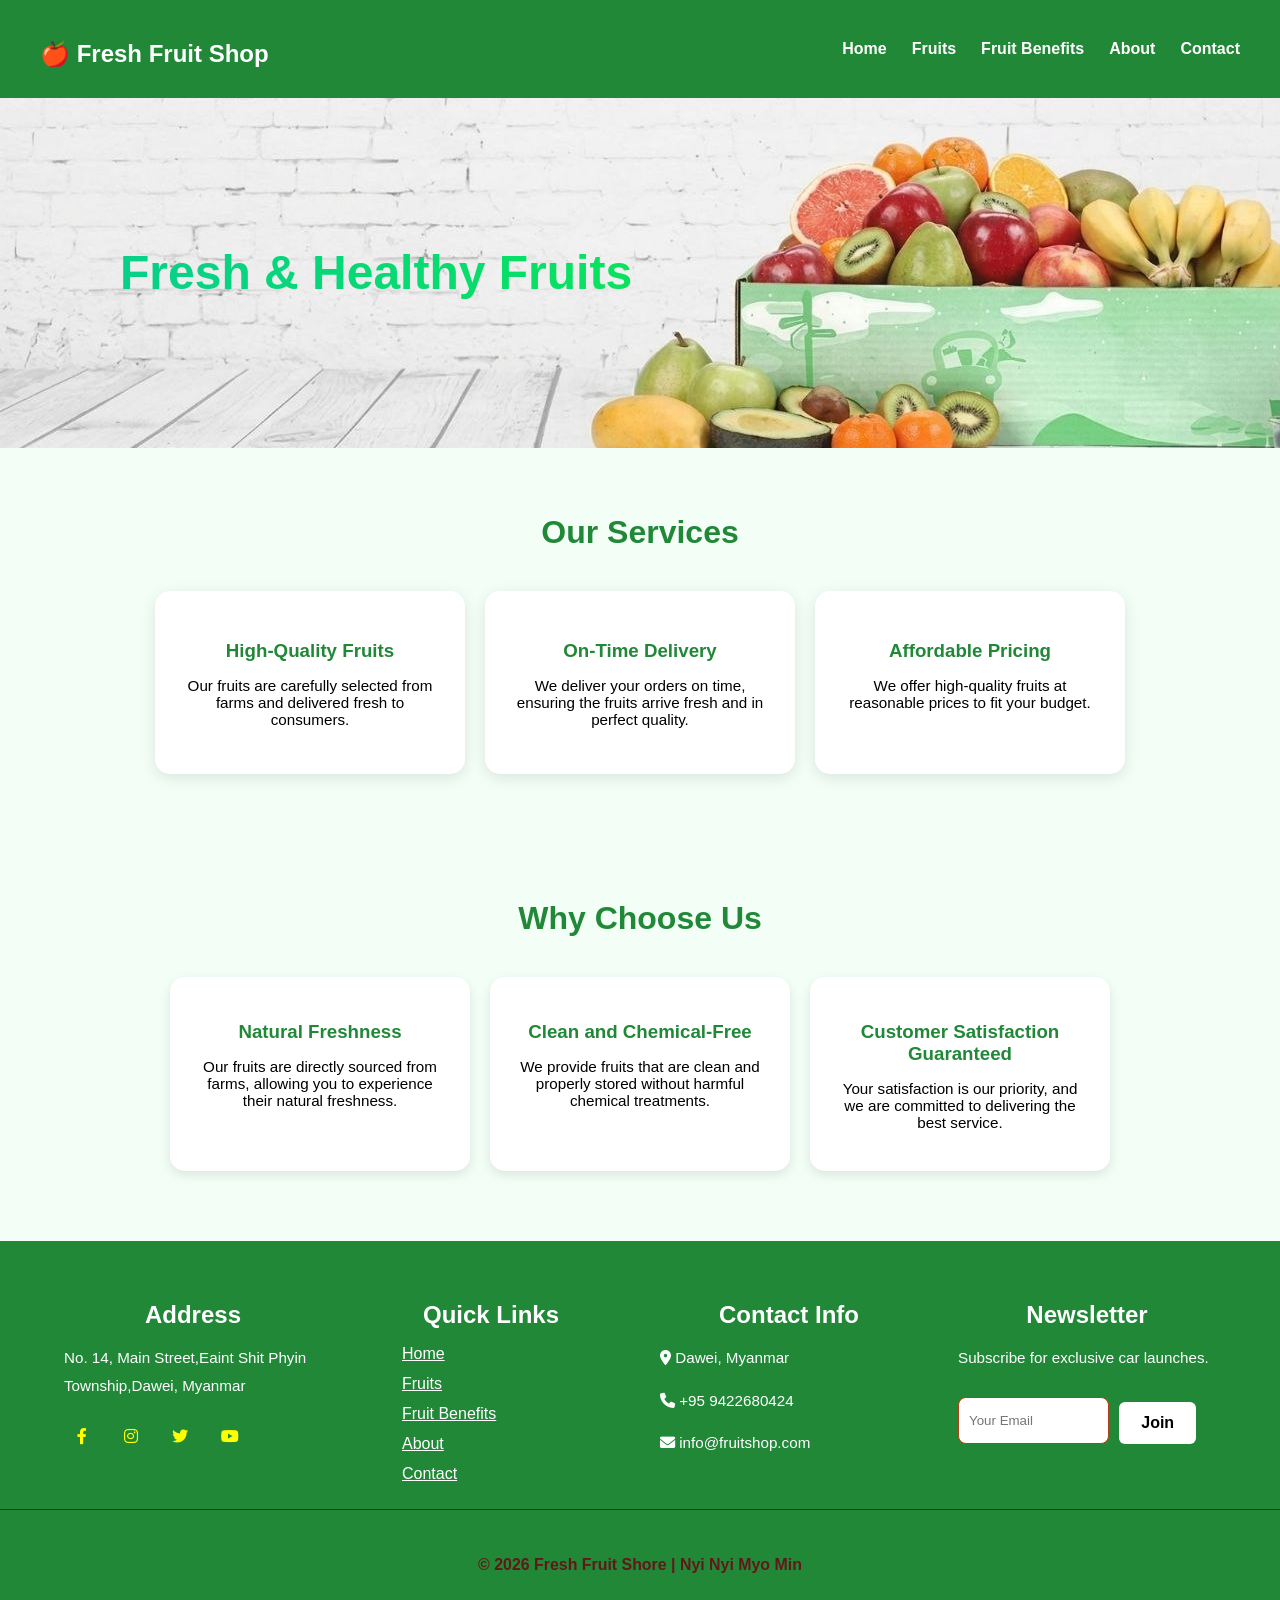
<file: index.html>
<!DOCTYPE html>
<html lang="my">
<head>
  <meta charset="UTF-8">
  <meta name="description" content="Discover the freshest organic fruits at Fresh Fruit Shop. Explore our wide selection of seasonal fruits and learn about their amazing health benefits.">
<meta name="keywords" content="Fresh Fruit Shop, Buy Fresh Fruits, Organic Fruits, Fruit Health Benefits, Healthy Fruits, Fresh Fruits Myanmar">
  <meta name="viewport" content="width=device-width, initial-scale=1.0">
  <title>Fresh Fruits Shop Home</title>
  <link href="https://fonts.googleapis.com/css2?family=Roboto:wght@400;700&display=swap" rel="stylesheet">
  <link rel="stylesheet" href="style.css">
</head>
<body>
<header>

    <nav>

      <h2>🍎 Fresh Fruit Shop</h2>

      <ul>
        <li><a href="index.html">Home</a></li>
        <li><a href="./fruit.html">Fruits</a></li>
        <li><a href="./fruit benefit.html">Fruit Benefits</a></li>
        <li><a href="./about.html">About</a></li>
        <li><a href="./contact.html">Contact</a></li>
      </ul>

    </nav>

    <div class="hero" id="home">
      <h1>Fresh & Healthy Fruits</h1>
    </div>

  </header>
  <!-- --------------------------------profile end----------------------------------- -->

  
  <!-- Services Section -->
<section class="services" id="services">
  <h2>Our Services</h2>
  <div class="service-cards">
    <div class="service-card">
      <h3>High-Quality Fruits</h3>
      <p>Our fruits are carefully selected from farms and delivered fresh to consumers.</p>
    </div>
    <div class="service-card">
      <h3>On-Time Delivery</h3>
      <p>We deliver your orders on time, ensuring the fruits arrive fresh and in perfect quality.</p>
    </div>
    <div class="service-card">
      <h3>Affordable Pricing</h3>
      <p>We offer high-quality fruits at reasonable prices to fit your budget.</p>
    </div>
  </div>
</section>

<!-- Why Choose Us Section -->
<section class="why-choose" id="why">
  <h2>Why Choose Us</h2>
  <div class="features">
    <div class="feature">
      <h3>Natural Freshness</h3>
      <p>Our fruits are directly sourced from farms, allowing you to experience their natural freshness.</p>
    </div>
    <div class="feature">
      <h3>Clean and Chemical-Free</h3>
      <p>We provide fruits that are clean and properly stored without harmful chemical treatments.</p>
    </div>
    <div class="feature">
      <h3>Customer Satisfaction Guaranteed</h3>
      <p>Your satisfaction is our priority, and we are committed to delivering the best service.</p>
    </div>
  </div>
</section>



<!-- -------------------------------------footer start-------------------------------------- -->
   <footer class="main-footer" id="contact">
    <div class="footer-container">
      <div class="footer-col">
       <h2>Address</h2>
        <p>No. 14, Main Street,Eaint Shit Phyin Township,Dawei, Myanmar</p>
        <div class="social-icons">
          <a href="https://www.facebook.com/share/1HEhYyothj/"><i class="fab fa-facebook-f"></i></a>
          <a href="https://www.instagram.com/"><i class="fab fa-instagram"></i></a>
          <a href="https://x.com/"><i class="fab fa-twitter"></i></a>
          <a href="https://youtube.com/@kira-j7q3z?si=DPUg2ra8kngMI04Y"><i class="fab fa-youtube"></i></a>
        </div>
      </div>

      <div class="footer-col">
        <h2>Quick Links</h2>
        <ul>
          <li><a href="index.html">Home</a></li>
        <li><a href="fruit.html">Fruits</a></li>
        <li><a href="fruit benefit.html">Fruit Benefits</a></li>
        <li><a href="about.html">About</a></li>
        <li><a href="contact.html">Contact</a></li>
        </ul>
      </div>

      <div class="footer-col">
        <h2>Contact Info</h2>
        <p><i class="fas fa-map-marker-alt"></i> Dawei, Myanmar</p>
        <p><i class="fas fa-phone"></i> +95 9422680424</p>
        <p><i class="fas fa-envelope"></i> info@fruitshop.com</p>
      </div> 

      <div class="footer-col">
        <h2>Newsletter</h2>
        <p>Subscribe for exclusive car launches.</p>
        <form class="footer-form" action="#confirm-box1">
          <input type="email" placeholder="Your Email" required>
          <button type="submit" class="order-btn1">Join</button>
        </form>
      </div>
    </div>
    <div class="footer-bottom">
     <p> <h3>&copy; 2026 Fresh Fruit Shore | Nyi Nyi Myo Min</h3> </p>
    </div>
  </footer>

  <div id="confirm-box1" class="modal-overlay1">
    <div class="modal-content1">
         <h2>Joined Successfully!</h2>
      <p>Thanks for subscribing our page.</p>
        <a href="#" class="close-btn1">OK</a>
    </div>
</div>

  <link rel="stylesheet" href="https://cdnjs.cloudflare.com/ajax/libs/font-awesome/6.0.0/css/all.min.css">
  

    


</body>
</html>
</file>
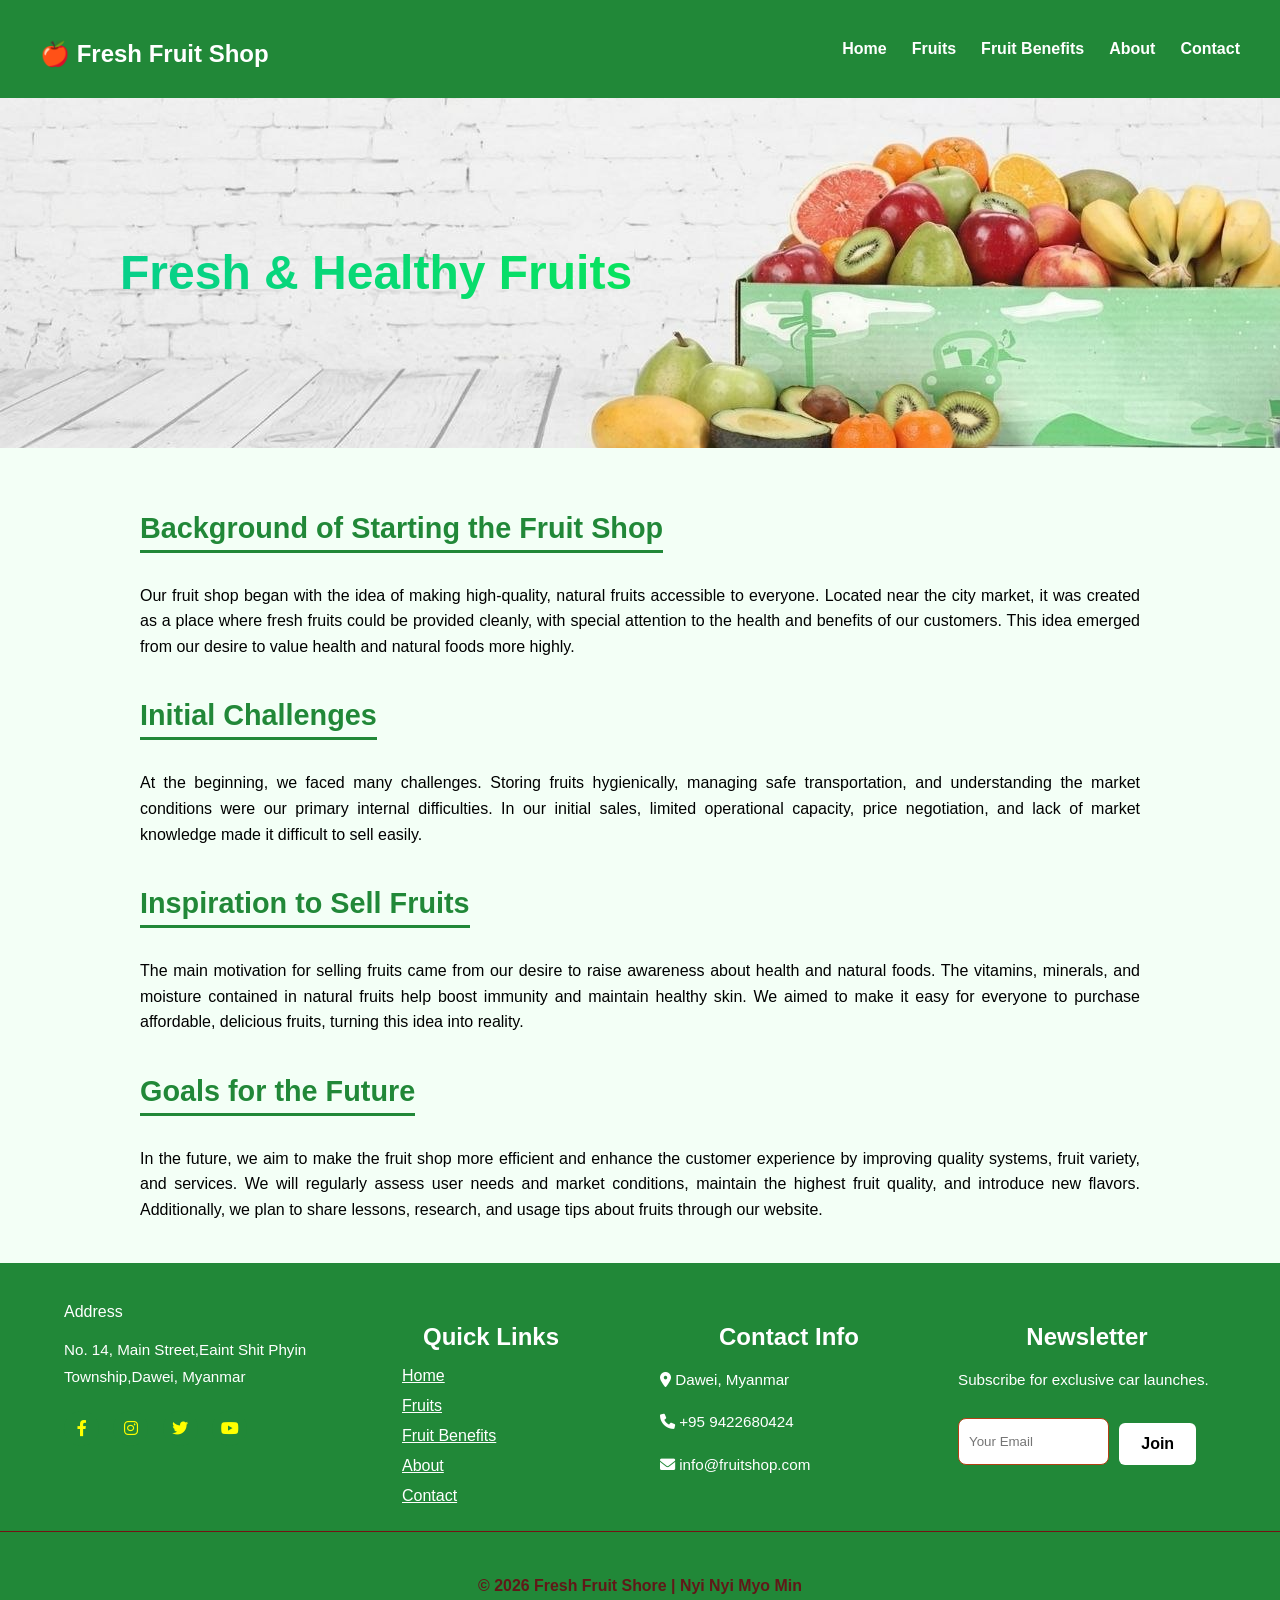
<file: about.html>
<!DOCTYPE html>
<html lang="my">
<head>
  <meta charset="UTF-8">
  <meta name="description" content="Discover the freshest organic fruits at Fresh Fruit Shop. Explore our wide selection of seasonal fruits and learn about their amazing health benefits.">
<meta name="keywords" content="Fresh Fruit Shop, Buy Fresh Fruits, Organic Fruits, Fruit Health Benefits, Healthy Fruits, Fresh Fruits Myanmar">
  <meta name="viewport" content="width=device-width, initial-scale=1.0">
  <title>Fresh Fruits Shop About</title>
  <link href="https://fonts.googleapis.com/css2?family=Roboto:wght@400;700&display=swap" rel="stylesheet">
  <link rel="stylesheet" href="style.css">
</head>
<body>
<header>

    <nav>

      <h2>🍎 Fresh Fruit Shop</h2>

      <ul>
       <li><a href="index.html">Home</a></li>
        <li><a href="fruit.html">Fruits</a></li>
        <li><a href="fruit benefit.html">Fruit Benefits</a></li>
        <li><a href="about.html">About</a></li>
        <li><a href="contact.html">Contact</a></li>
      </ul>

    </nav>

    <div class="hero" id="home">
      <h1>Fresh & Healthy Fruits</h1>
    </div>

  </header>
  <!-- --------------------------------profile end----------------------------------- -->


<main>
    <sec>
        <h2>Background of Starting the Fruit Shop</h2>
        <p>Our fruit shop began with the idea of making high-quality, natural fruits accessible to everyone. Located near the city market, it was created as a place where fresh fruits could be provided cleanly, with special attention to the health and benefits of our customers. This idea emerged from our desire to value health and natural foods more highly.</p>
    </sec>

    <sec>
        <h2>Initial Challenges</h2>
        <p>At the beginning, we faced many challenges. Storing fruits hygienically, managing safe transportation, and understanding the market conditions were our primary internal difficulties. In our initial sales, limited operational capacity, price negotiation, and lack of market knowledge made it difficult to sell easily.</p>
    </sec>

    <sec>
        <h2>Inspiration to Sell Fruits</h2>
        <p>The main motivation for selling fruits came from our desire to raise awareness about health and natural foods. The vitamins, minerals, and moisture contained in natural fruits help boost immunity and maintain healthy skin. We aimed to make it easy for everyone to purchase affordable, delicious fruits, turning this idea into reality.</p>
    </sec>

    <sec>
        <h2>Goals for the Future</h2>
        <p>In the future, we aim to make the fruit shop more efficient and enhance the customer experience by improving quality systems, fruit variety, and services. We will regularly assess user needs and market conditions, maintain the highest fruit quality, and introduce new flavors. Additionally, we plan to share lessons, research, and usage tips about fruits through our website.</p>
    </sec>
</main>
  
<!-- -------------------------------------footer start-------------------------------------- -->
   <footer class="main-footer" id="contact">
    <div class="footer-container">
      <div class="footer-col">
        <div class="logo">Address</div>
        <p>No. 14, Main Street,Eaint Shit Phyin Township,Dawei, Myanmar</p>
        <div class="social-icons">
          <a href="https://www.facebook.com/share/1HEhYyothj/"><i class="fab fa-facebook-f"></i></a>
          <a href="https://www.instagram.com/"><i class="fab fa-instagram"></i></a>
          <a href="https://x.com/"><i class="fab fa-twitter"></i></a>
          <a href="https://youtube.com/@kira-j7q3z?si=DPUg2ra8kngMI04Y"><i class="fab fa-youtube"></i></a>
        </div>
      </div>

      <div class="footer-col">
        <h2>Quick Links</h2>
        <ul>
          <li><a href="index.html">Home</a></li>
        <li><a href="fruit.html">Fruits</a></li>
        <li><a href="fruit benefit.html">Fruit Benefits</a></li>
        <li><a href="about.html">About</a></li>
        <li><a href="contact.html">Contact</a></li>
        </ul>
      </div>

      <div class="footer-col">
        <h2>Contact Info</h2>
        <p><i class="fas fa-map-marker-alt"></i> Dawei, Myanmar</p>
        <p><i class="fas fa-phone"></i> +95 9422680424</p>
        <p><i class="fas fa-envelope"></i> info@fruitshop.com</p>
      </div>

      <div class="footer-col">
        <h2>Newsletter</h2>
        <p>Subscribe for exclusive car launches.</p>
        <form class="footer-form" action="#confirm-box1">
          <input type="email" placeholder="Your Email" required>
          <button type="submit" class="order-btn1">Join</button>
        </form>
      </div>
    </div>
    <div class="footer-bottom">
     <p> <h3>&copy; 2026 Fresh Fruit Shore | Nyi Nyi Myo Min</h3> </p>
    </div>
  </footer>

  <div id="confirm-box1" class="modal-overlay1">
    <div class="modal-content1">
         <h2>Joined Successfully!</h2>
      <p>Thanks for subscribing our page.</p>
        <a href="#" class="close-btn1">OK</a>
    </div>
</div>

  <link rel="stylesheet" href="https://cdnjs.cloudflare.com/ajax/libs/font-awesome/6.0.0/css/all.min.css">
  

    


</body>
</html>
</file>
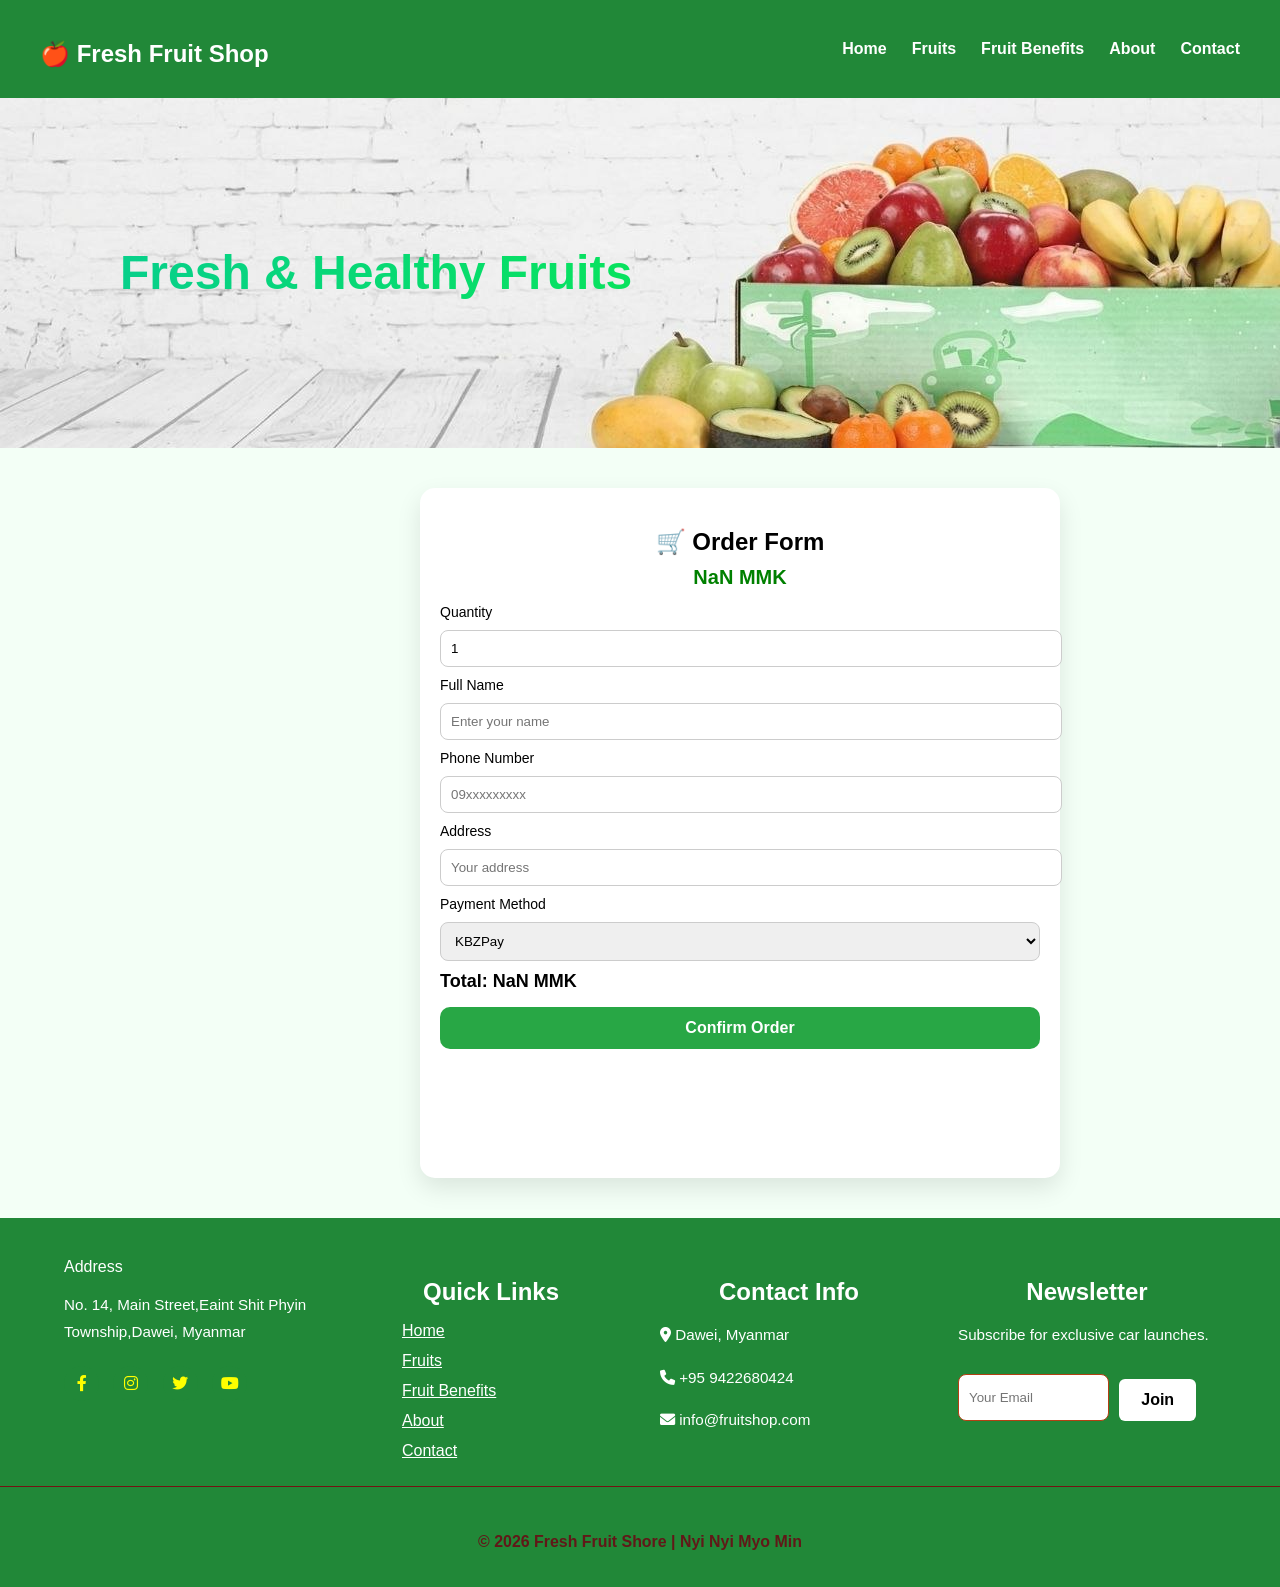
<file: buynow.html>
<!DOCTYPE html>
<html lang="my">
<head>
  <meta charset="UTF-8">
  <meta name="description" content="Discover the freshest organic fruits at Fresh Fruit Shop. Explore our wide selection of seasonal fruits and learn about their amazing health benefits.">
<meta name="keywords" content="Fresh Fruit Shop, Buy Fresh Fruits, Organic Fruits, Fruit Health Benefits, Healthy Fruits, Fresh Fruits Myanmar">
  <meta name="viewport" content="width=device-width, initial-scale=1.0">
  <title>Fresh Fruits Shop</title>
  <link href="https://fonts.googleapis.com/css2?family=Roboto:wght@400;700&display=swap" rel="stylesheet">
  <link rel="stylesheet" href="style.css">
</head>
<body>
<header>

    <nav>

      <h2>🍎 Fresh Fruit Shop</h2>

      <ul>
        <li><a href="index.html">Home</a></li>
        <li><a href="fruit.html">Fruits</a></li>
        <li><a href="fruit benefit.html">Fruit Benefits</a></li>
        <li><a href="about.html">About</a></li>
        <li><a href="contact.html">Contact</a></li>
      </ul>

    </nav>

    <div class="hero" id="home">
      <h1>Fresh & Healthy Fruits</h1>
    </div>

  </header>
  <!-- --------------------------------profile end----------------------------------- -->

  
 <div class="containe">

  <h2>🛒 Order Form</h2>

  <div class="product">
    <h3 id="name"></h3>
    <div class="price" id="price"></div>
  </div>

  <!-- Quantity -->
  <label>Quantity</label>
  <input type="number" id="qty" value="1" min="1">

  <!-- Customer Info -->
  <label>Full Name</label>
  <input type="text" placeholder="Enter your name" required>

  <label>Phone Number</label>
  <input type="text" placeholder="09xxxxxxxxx" required>

  <label>Address</label>
  <input type="text" placeholder="Your address" required>


  <!-- Payment -->
  <label>Payment Method</label>
  <select>
    <option>KBZPay</option>
    <option>WavePay</option>
    <option>AYA Pay</option>
    <option>CB Pay</option>
  </select>

  <div class="total">Total: <span id="total"></span> MMK</div>

  <button onclick="order()">Confirm Order</button>

</div>

<script>
const name = localStorage.getItem("productName");
const price = parseInt(localStorage.getItem("productPrice"));

document.getElementById("name").innerText = name;
document.getElementById("price").innerText = price + " MMK";

const qty = document.getElementById("qty");
const total = document.getElementById("total");

function updateTotal() {
  total.innerText = price * qty.value;
}

qty.addEventListener("input", updateTotal);
updateTotal();

function order() {
   const fullName= document.querySelector('input[placeholder="Enter your name"]').value.trim();
   const phone= document.querySelector('input[placeholder="09xxxxxxxxx"]').value.trim();
  const address= document.querySelector('input[placeholder="Your address"]').value.trim();

  if (!fullName || !phone || !address){
    alert("please fill out the field!");
  return;
   }

  alert("Order Submitted ✅\nWe will contact you soon!");
}
</script>

  
<!-- -------------------------------------footer start-------------------------------------- -->
   <footer class="main-footer" id="contact">
    <div class="footer-container">
      <div class="footer-col">
        <div class="logo">Address</div>
        <p>No. 14, Main Street,Eaint Shit Phyin Township,Dawei, Myanmar</p>
        <div class="social-icons">
          <a href="https://www.facebook.com/share/1HEhYyothj/"><i class="fab fa-facebook-f"></i></a>
          <a href="https://www.instagram.com/"><i class="fab fa-instagram"></i></a>
          <a href="https://x.com/"><i class="fab fa-twitter"></i></a>
          <a href="https://youtube.com/@kira-j7q3z?si=DPUg2ra8kngMI04Y"><i class="fab fa-youtube"></i></a>
        </div>
      </div>

      <div class="footer-col">
        <h2>Quick Links</h2>
        <ul>
         <li><a href="index.html">Home</a></li>
        <li><a href="fruit.html">Fruits</a></li>
        <li><a href="fruit benefit.html">Fruit Benefits</a></li>
        <li><a href="about.html">About</a></li>
        <li><a href="contact.html">Contact</a></li>
        </ul>
      </div>

      <div class="footer-col">
        <h2>Contact Info</h2>
        <p><i class="fas fa-map-marker-alt"></i> Dawei, Myanmar</p>
        <p><i class="fas fa-phone"></i> +95 9422680424</p>
        <p><i class="fas fa-envelope"></i> info@fruitshop.com</p>
      </div>

      <div class="footer-col">
        <h2>Newsletter</h2>
        <p>Subscribe for exclusive car launches.</p>
       <form class="footer-form" action="#confirm-box1">
          <input type="email" placeholder="Your Email" required>
          <button type="submit" class="order-btn1">Join</button>
        </form>
      </div>
    </div>
    <div class="footer-bottom">
     <p> <h3>&copy; 2026 Fresh Fruit Shore | Nyi Nyi Myo Min</h3> </p>
    </div>
  </footer>

  <div id="confirm-box1" class="modal-overlay1">
    <div class="modal-content1">
         <h2>Joined Successfully!</h2>
      <p>Thanks for subscribing our page.</p>
        <a href="#" class="close-btn1">OK</a>
    </div>
</div>

  <link rel="stylesheet" href="https://cdnjs.cloudflare.com/ajax/libs/font-awesome/6.0.0/css/all.min.css">
  

    


</body>
</html>
</file>
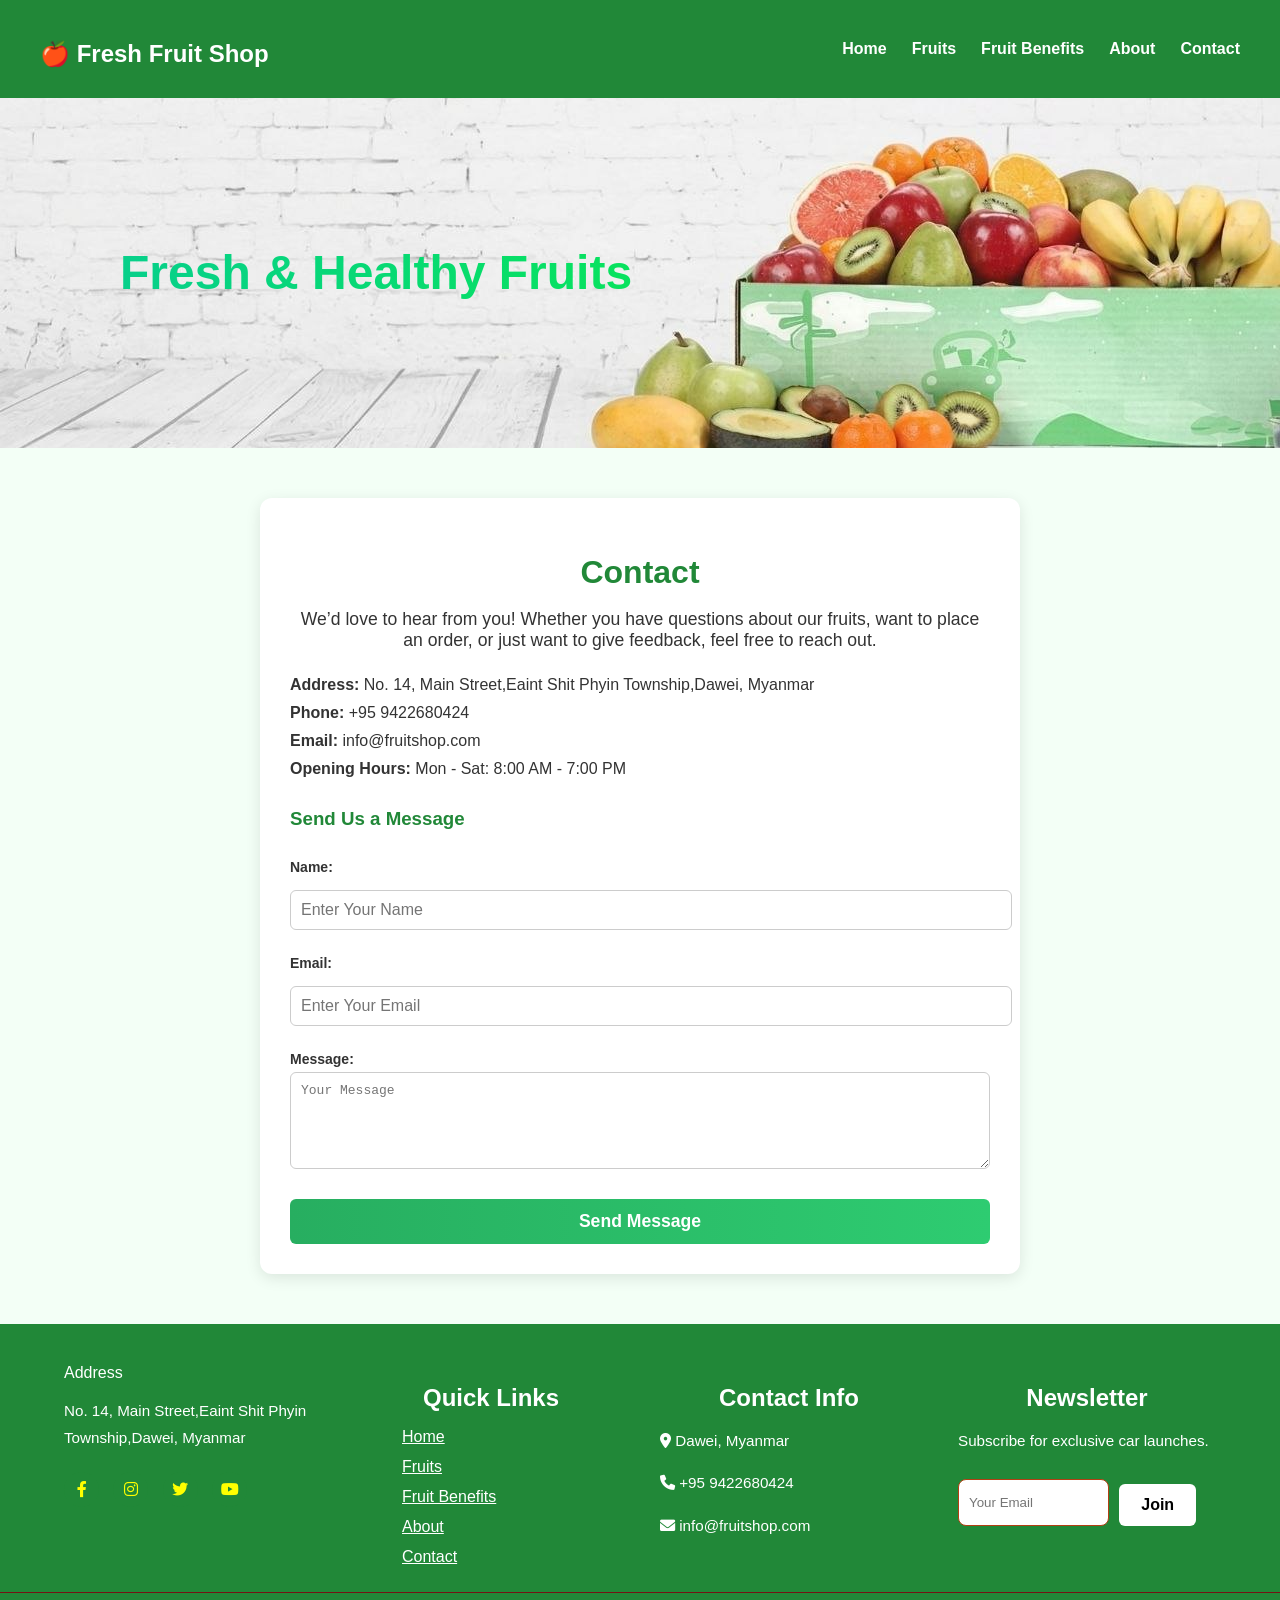
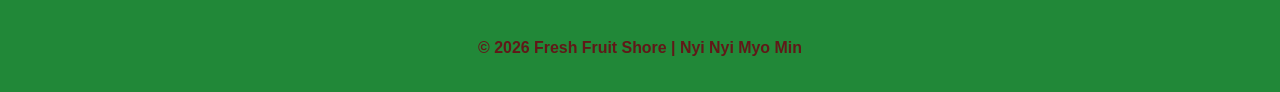
<file: contact.html>
<!DOCTYPE html>
<html lang="my">
<head>
  <meta charset="UTF-8">
  <meta name="description" content="Discover the freshest organic fruits at Fresh Fruit Shop. Explore our wide selection of seasonal fruits and learn about their amazing health benefits.">
<meta name="keywords" content="Fresh Fruit Shop, Buy Fresh Fruits, Organic Fruits, Fruit Health Benefits, Healthy Fruits, Fresh Fruits Myanmar">
  <meta name="viewport" content="width=device-width, initial-scale=1.0">
  <title>Fresh Fruits Shop Contact</title>
  <link href="https://fonts.googleapis.com/css2?family=Roboto:wght@400;700&display=swap" rel="stylesheet">
  <link rel="stylesheet" href="style.css">
</head>
<body>
<header>

    <nav>

      <h2>🍎 Fresh Fruit Shop</h2>

      <ul>
         <li><a href="index.html">Home</a></li>
        <li><a href="fruit.html">Fruits</a></li>
        <li><a href="fruit benefit.html">Fruit Benefits</a></li>
        <li><a href="about.html">About</a></li>
        <li><a href="contact.html">Contact</a></li>
      </ul>

    </nav>

    <div class="hero" id="home">
      <h1>Fresh & Healthy Fruits</h1>
    </div>

  </header>
  <!-- --------------------------------profile end----------------------------------- -->

  <section class="contact">
    <h2>Contact</h2>
    <p>We’d love to hear from you! Whether you have questions about our fruits, want to place an order, or just want to give feedback, feel free to reach out.</p>
    
    <ul class="contact-info">
        <li><strong>Address:</strong> No. 14, Main Street,Eaint Shit Phyin Township,Dawei, Myanmar</li>
        <li><strong>Phone:</strong> +95 9422680424</li>
        <li><strong>Email:</strong> info@fruitshop.com</li>
        <li><strong>Opening Hours:</strong> Mon - Sat: 8:00 AM - 7:00 PM</li>
    </ul>

    <h3>Send Us a Message</h3>
    <form method="post" class="contact-form id=contactForm" action="#confirm-box" >
        <label for="name">Name:</label>
        <input type="text" id="name" name="name" placeholder="Enter Your Name" required>

        <label for="email">Email:</label>
        <input type="email" id="email" name="email" placeholder="Enter Your Email" required>

        <label for="message">Message:</label>
        <textarea id="message" name="message" rows="5" placeholder="Your Message" required></textarea>

       <button type="submit" class="order-btn">Send Message</button>
    </form>
   
</section>

 

<!-- -------------------------------------footer start-------------------------------------- -->
   <footer class="main-footer" id="contact">
    <div class="footer-container">
      <div class="footer-col">
        <div class="logo">Address</div>
        <p>No. 14, Main Street,Eaint Shit Phyin Township,Dawei, Myanmar</p>
        <div class="social-icons">
          <a href="https://www.facebook.com/share/1HEhYyothj/"><i class="fab fa-facebook-f"></i></a>
          <a href="https://www.instagram.com/"><i class="fab fa-instagram"></i></a>
          <a href="https://x.com/"><i class="fab fa-twitter"></i></a>
          <a href="https://youtube.com/@kira-j7q3z?si=DPUg2ra8kngMI04Y"><i class="fab fa-youtube"></i></a>
        </div>
      </div>

      <div class="footer-col">
        <h2>Quick Links</h2>
        <ul>
         <li><a href="index.html">Home</a></li>
        <li><a href="fruit.html">Fruits</a></li>
        <li><a href="fruit benefit.html">Fruit Benefits</a></li>
        <li><a href="about.html">About</a></li>
        <li><a href="contact.html">Contact</a></li>
        </ul>
      </div>

      <div class="footer-col">
        <h2>Contact Info</h2>
        <p><i class="fas fa-map-marker-alt"></i> Dawei, Myanmar</p>
        <p><i class="fas fa-phone"></i> +95 9422680424</p>
        <p><i class="fas fa-envelope"></i> info@fruitshop.com</p>
      </div>

      <div class="footer-col">
        <h2>Newsletter</h2>
        <p>Subscribe for exclusive car launches.</p>
        <form class="footer-form" action="#confirm-box1">
          <input type="email" placeholder="Your Email" required>
          <button type="submit" class="order-btn1">Join</button>
        </form>
      </div>
    </div>
    <div class="footer-bottom">
     <p> <h3>&copy; 2026 Fresh Fruit Shore | Nyi Nyi Myo Min</h3> </p>
    </div>
  </footer>

  <div id="confirm-box1" class="modal-overlay1">
    <div class="modal-content1">
         <h2>Joined Successfully!</h2>
      <p>Thanks for subscribing our page.</p>
        <a href="#" class="close-btn1">OK</a>
    </div>
</div>

  <link rel="stylesheet" href="https://cdnjs.cloudflare.com/ajax/libs/font-awesome/6.0.0/css/all.min.css">
 <div id="confirm-box" class="modal-overlay">
    <div class="modal-content">
         <h2>Message Sent!</h2>
      <p>We've received your inquiry and will get back to you within 24 hours.</p>
        <a href="#" class="close-btn">OK</a>
    </div>
</div>
</body>
</html>
</file>
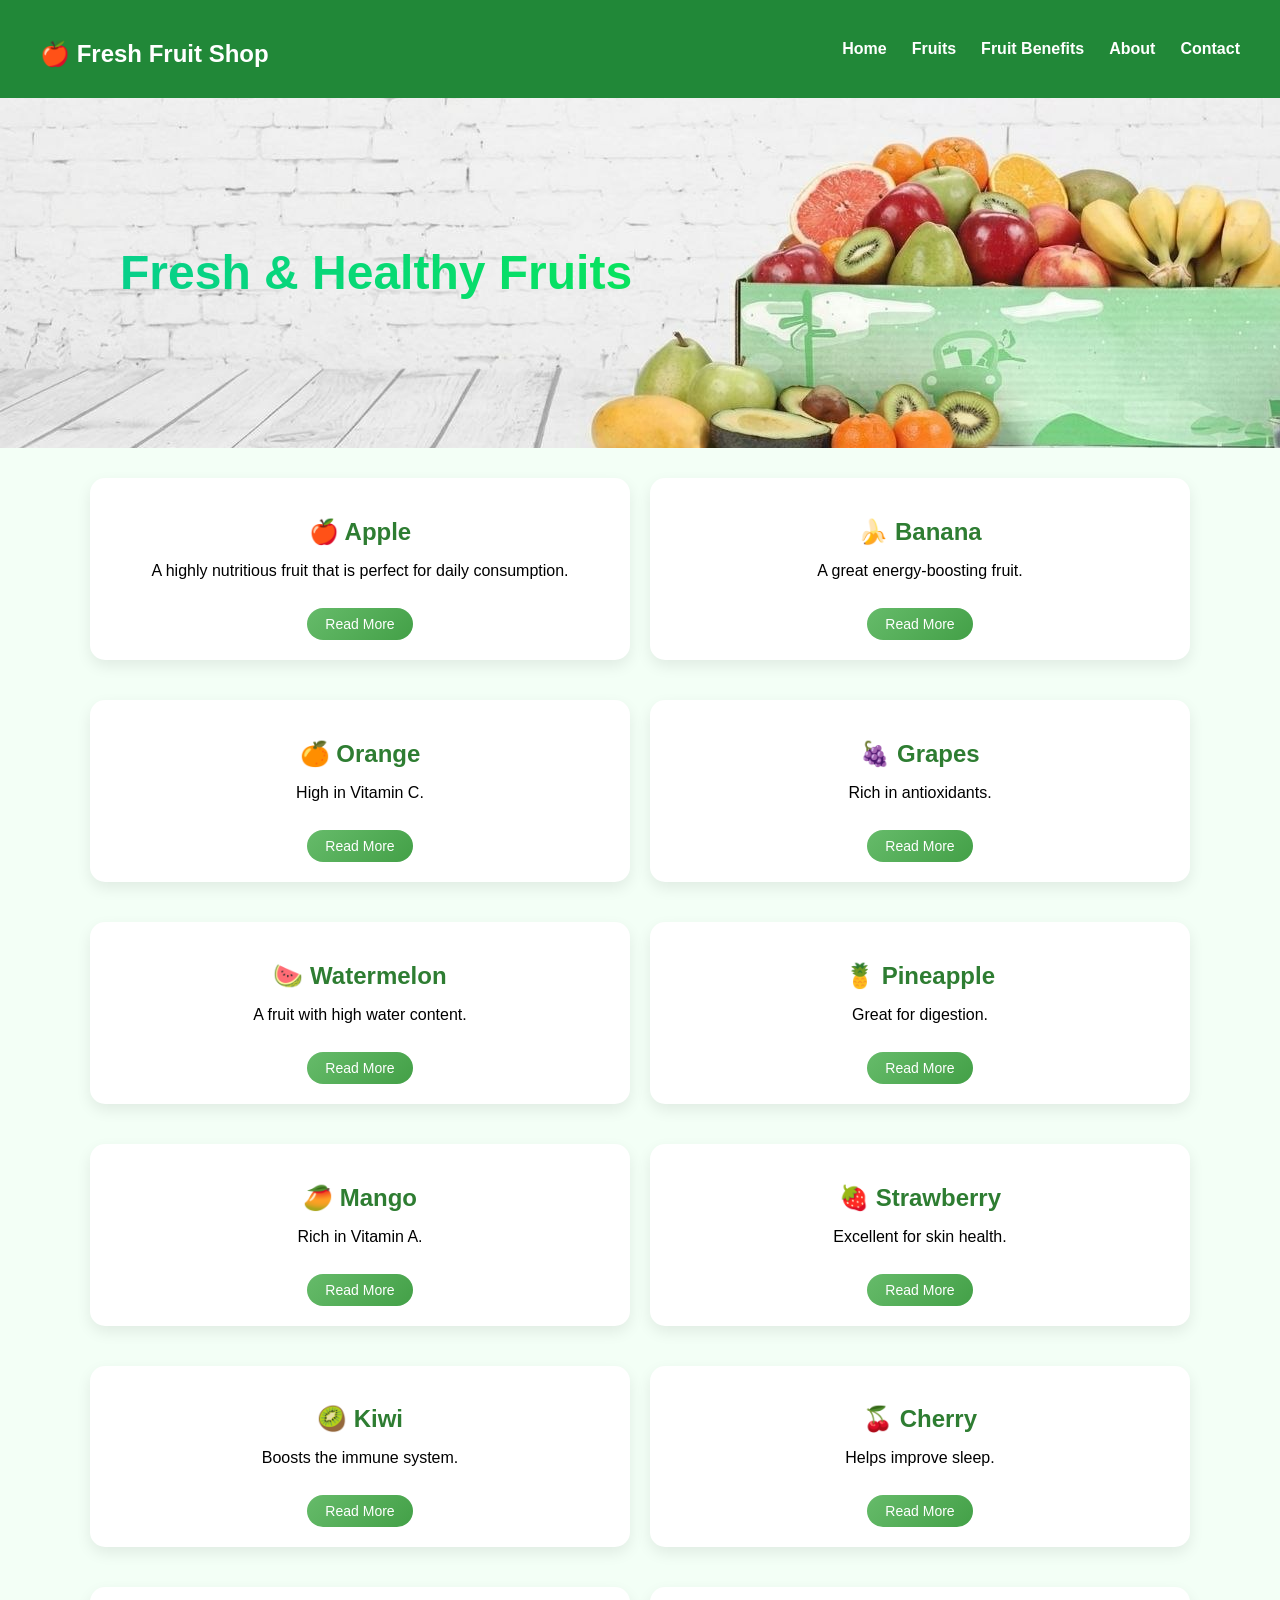
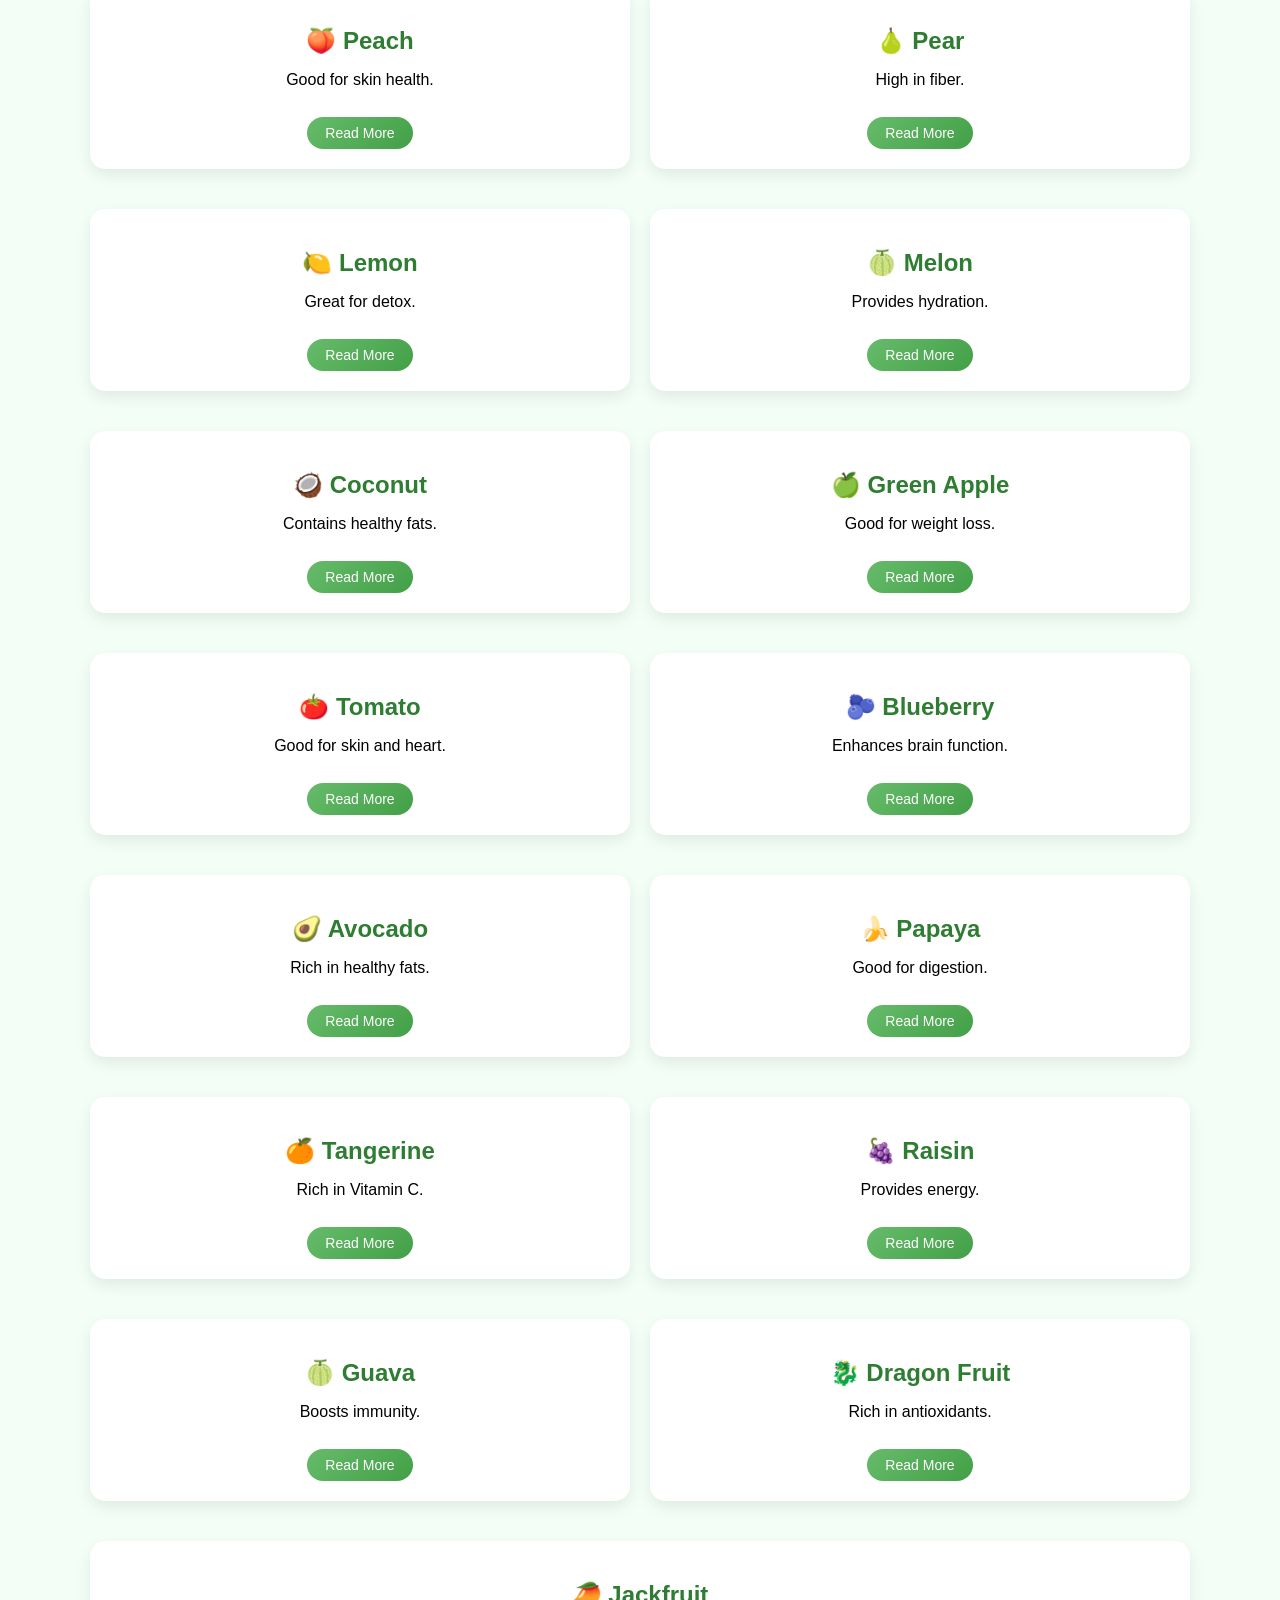
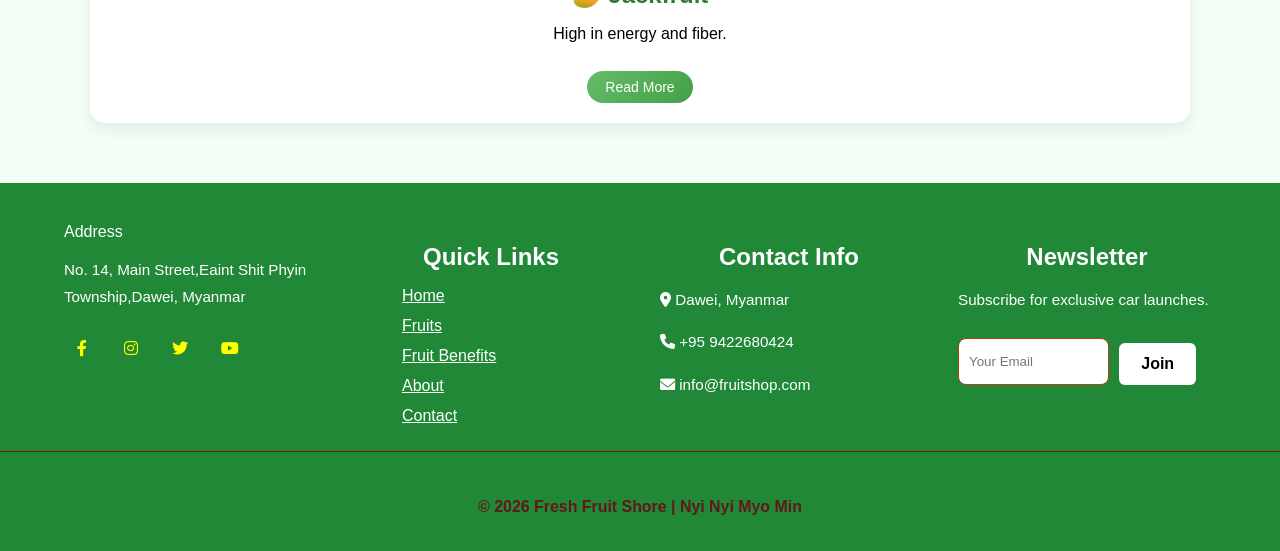
<file: fruit benefit.html>
<!DOCTYPE html>
<html lang="my">
<head>
  <meta charset="UTF-8">
  <meta name="description" content="Discover the freshest organic fruits at Fresh Fruit Shop. Explore our wide selection of seasonal fruits and learn about their amazing health benefits.">
<meta name="keywords" content="Fresh Fruit Shop, Buy Fresh Fruits, Organic Fruits, Fruit Health Benefits, Healthy Fruits, Fresh Fruits Myanmar">
  <meta name="viewport" content="width=device-width, initial-scale=1.0">
  <title>Fruit Benefits</title>
  <link href="https://fonts.googleapis.com/css2?family=Roboto:wght@400;700&display=swap" rel="stylesheet">
  <link rel="stylesheet" href="style.css">
</head>
<body>
<header>

    <nav>

      <h2>🍎 Fresh Fruit Shop</h2>

      <ul>
       <li><a href="index.html">Home</a></li>
        <li><a href="fruit.html">Fruits</a></li>
        <li><a href="fruit benefit.html">Fruit Benefits</a></li>
        <li><a href="about.html">About</a></li>
        <li><a href="contact.html">Contact</a></li>
      </ul>

    </nav>

    <div class="hero" id="home">
      <h1>Fresh & Healthy Fruits</h1>
    </div>

  </header>
  <!-- --------------------------------profile end----------------------------------- -->

<div class="CON">

<!-- TEMPLATE START -->

<div class="ca">
<h2>🍎 Apple</h2>
<p>A highly nutritious fruit that is perfect for daily consumption.</p>
<input type="checkbox" id="f1" class="Input">
<div class="more"><p>Supports heart health, improves digestion, and is rich in fiber and antioxidants that help keep your body strong and healthy.</p></div>
<label class="LA" for="f1"></label>
</div>

<div class="ca">
<h2>🍌 Banana</h2>
<p>A great energy-boosting fruit.</p>
<input class="Input" type="checkbox" id="f2">
<div class="more"><p>Rich in potassium, it supports muscle strength, improves brain function, and helps maintain healthy blood pressure levels.</p></div>
<label class="LA" for="f2"></label>
</div>

<div class="ca">
<h2>🍊 Orange</h2>
<p>High in Vitamin C.</p>
<input class="Input" type="checkbox" id="f3">
<div class="more"><p>Boosts immunity, improves skin health, and helps the body fight infections while keeping you refreshed.</p></div>
<label class="LA" for="f3"></label>
</div>

<div class="ca">
<h2>🍇 Grapes</h2>
<p>Rich in antioxidants.</p>
<input class="Input" type="checkbox" id="f4">
<div class="more"><p>Helps reduce aging effects, protects the heart, and supports overall health with natural compounds.</p></div>
<label class="LA" for="f4"></label>
</div>

<div class="ca">
<h2>🍉 Watermelon</h2>
<p>A fruit with high water content.</p>
<input class="Input" type="checkbox" id="f5">
<div class="more"><p>Keeps your body hydrated, cools you down in hot weather, and supports healthy skin.</p></div>
<label class="LA" for="f5"></label>
</div>

<div class="ca">
<h2>🍍 Pineapple</h2>
<p>Great for digestion.</p>
<input class="Input" type="checkbox" id="f6">
<div class="more"><p>Contains bromelain enzyme which helps break down food, reduces inflammation, and improves gut health.</p></div>
<label class="LA" for="f6"></label>
</div>

<div class="ca">
<h2>🥭 Mango</h2>
<p>Rich in Vitamin A.</p>
<input class="Input" type="checkbox" id="f7">
<div class="more"><p>Supports eye health, improves skin glow, and boosts the immune system.</p></div>
<label class="LA" for="f7"></label>
</div>

<div class="ca">
<h2>🍓 Strawberry</h2>
<p>Excellent for skin health.</p>
<input class="Input" type="checkbox" id="f8">
<div class="more"><p>Packed with antioxidants that slow aging, improve skin texture, and boost overall wellness.</p></div>
<label class="LA" for="f8"></label>
</div>

<div class="ca">
<h2>🥝 Kiwi</h2>
<p>Boosts the immune system.</p>
<input class="Input" type="checkbox" id="f9">
<div class="more"><p>Improves sleep quality, aids digestion, and provides essential vitamins for daily health.</p></div>
<label class="LA" for="f9"></label>
</div>

<div class="ca">
<h2>🍒 Cherry</h2>
<p>Helps improve sleep.</p>
<input class="Input" type="checkbox" id="f10">
<div class="more"><p>Contains melatonin, reduces stress, and promotes better rest and relaxation.</p></div>
<label class="LA" for="f10"></label>
</div>

<div class="ca">
<h2>🍑 Peach</h2>
<p>Good for skin health.</p>
<input class="Input" type="checkbox" id="f11">
<div class="more"><p>Rich in Vitamins A and C, helping to nourish skin and improve complexion.</p></div>
<label class="LA" for="f11"></label>
</div>

<div class="ca">
<h2>🍐 Pear</h2>
<p>High in fiber.</p>
<input class="Input" type="checkbox" id="f12">
<div class="more"><p>Supports digestion, improves gut health, and keeps you feeling full longer.</p></div>
<label class="LA" for="f12"></label>
</div>

<div class="ca">
<h2>🍋 Lemon</h2>
<p>Great for detox.</p>
<input class="Input" type="checkbox" id="f13">
<div class="more"><p>High in Vitamin C, boosts immunity, aids digestion, and helps cleanse the body naturally.</p></div>
<label class="LA" for="f13"></label>
</div>

<div class="ca">
<h2>🍈 Melon</h2>
<p>Provides hydration.</p>
<input class="Input" type="checkbox" id="f14">
<div class="more"><p>Keeps the body cool, refreshed, and hydrated, especially during hot weather.</p></div>
<label class="LA" for="f14"></label>
</div>

<div class="ca">
<h2>🥥 Coconut</h2>
<p>Contains healthy fats.</p>
<input class="Input" type="checkbox" id="f15">
<div class="more"><p>Boosts energy levels, supports brain function, and provides natural hydration.</p></div>
<label class="LA" for="f15"></label>
</div>

<div class="ca">
<h2>🍏 Green Apple</h2>
<p>Good for weight loss.</p>
<input class="Input" type="checkbox" id="f16">
<div class="more"><p>Low in calories, high in fiber, and helps control appetite while keeping you energized.</p></div>
<label class="LA" for="f16"></label>
</div>

<div class="ca">
<h2>🍅 Tomato</h2>
<p>Good for skin and heart.</p>
<input class="Input" type="checkbox" id="f17">
<div class="more"><p>Contains lycopene, which protects the heart and improves skin health.</p></div>
<label class="LA" for="f17"></label>
</div>

<div class="ca">
<h2>🫐 Blueberry</h2>
<p>Enhances brain function.</p>
<input class="Input" type="checkbox" id="f18">
<div class="more"><p>Improves memory, supports brain health, and protects against aging.</p></div>
<label class="LA" for="f18"></label>
</div>

<div class="ca">
<h2>🥑 Avocado</h2>
<p>Rich in healthy fats.</p>
<input class="Input" type="checkbox" id="f19">
<div class="more"><p>Supports heart health, improves skin, and provides long-lasting energy.</p></div>
<label class="LA" for="f19"></label>
</div>

<div class="ca">
<h2>🍌 Papaya</h2>
<p>Good for digestion.</p>
<input class="Input" type="checkbox" id="f20">
<div class="more"><p>Contains papain enzyme that helps break down food and improves gut health.</p></div>
<label class="LA" for="f20"></label>
</div>

<div class="ca">
<h2>🍊 Tangerine</h2>
<p>Rich in Vitamin C.</p>
<input class="Input" type="checkbox" id="f21">
<div class="more"><p>Boosts skin health and strengthens the immune system.</p></div>
<label class="LA" for="f21"></label>
</div>

<div class="ca">
<h2>🍇 Raisin</h2>
<p>Provides energy.</p>
<input class="Input" type="checkbox" id="f22">
<div class="more"><p>Rich in iron, helps improve blood health and prevents fatigue.</p></div>
<label class="LA" for="f22"></label>
</div>

<div class="ca">
<h2>🍈 Guava</h2>
<p>Boosts immunity.</p>
<input class="Input" type="checkbox" id="f23">
<div class="more"><p>Extremely high in Vitamin C, supports digestion and overall health.</p></div>
<label class="LA" for="f23"></label>
</div>

<div class="ca">
<h2>🐉 Dragon Fruit</h2>
<p>Rich in antioxidants.</p>
<input class="Input" type="checkbox" id="f24">
<div class="more"><p>Improves skin health, supports digestion, and boosts the immune system.</p></div>
<label class="LA" for="f24"></label>
</div>

<div class="ca">
<h2>🥭 Jackfruit</h2>
<p>High in energy and fiber.</p>
<input class="Input" type="checkbox" id="f25">
<div class="more"><p>Provides strength, improves digestion, and supports overall body health.</p></div>
<label class="LA" for="f25"></label>
</div>

<!-- TEMPLATE END -->

</div>

  
<!-- -------------------------------------footer start-------------------------------------- -->
   <footer class="main-footer" id="contact">
    <div class="footer-container">
      <div class="footer-col">
        <div class="logo">Address</div>
        <p>No. 14, Main Street,Eaint Shit Phyin Township,Dawei, Myanmar</p>
        <div class="social-icons">
           <a href="https://www.facebook.com/share/1HEhYyothj/"><i class="fab fa-facebook-f"></i></a>
          <a href="https://www.instagram.com/"><i class="fab fa-instagram"></i></a>
          <a href="https://x.com/"><i class="fab fa-twitter"></i></a>
          <a href="https://youtube.com/@kira-j7q3z?si=DPUg2ra8kngMI04Y"><i class="fab fa-youtube"></i></a>
        </div>
      </div>

      <div class="footer-col">
        <h2>Quick Links</h2>
        <ul>
         <li><a href="index.html">Home</a></li>
        <li><a href="fruit.html">Fruits</a></li>
        <li><a href="fruit benefit.html">Fruit Benefits</a></li>
        <li><a href="about.html">About</a></li>
        <li><a href="contact.html">Contact</a></li>
        </ul>
      </div>

      <div class="footer-col">
        <h2>Contact Info</h2>
        <p><i class="fas fa-map-marker-alt"></i> Dawei, Myanmar</p>
        <p><i class="fas fa-phone"></i> +95 9422680424</p>
        <p><i class="fas fa-envelope"></i> info@fruitshop.com</p>
      </div>

      <div class="footer-col">
        <h2>Newsletter</h2>
        <p>Subscribe for exclusive car launches.</p>
       <form class="footer-form" action="#confirm-box1">
          <input type="email" placeholder="Your Email" required>
          <button type="submit" class="order-btn1">Join</button>
        </form>
      </div>
    </div>
    <div class="footer-bottom">
     <p> <h3>&copy; 2026 Fresh Fruit Shore | Nyi Nyi Myo Min</h3> </p>
    </div>
  </footer>

  <div id="confirm-box1" class="modal-overlay1">
    <div class="modal-content1">
         <h2>Joined Successfully!</h2>
      <p>Thanks for subscribing our page.</p>
        <a href="#" class="close-btn1">OK</a>
    </div>
</div>

  <link rel="stylesheet" href="https://cdnjs.cloudflare.com/ajax/libs/font-awesome/6.0.0/css/all.min.css">
  

    


</body>
</html>
</file>
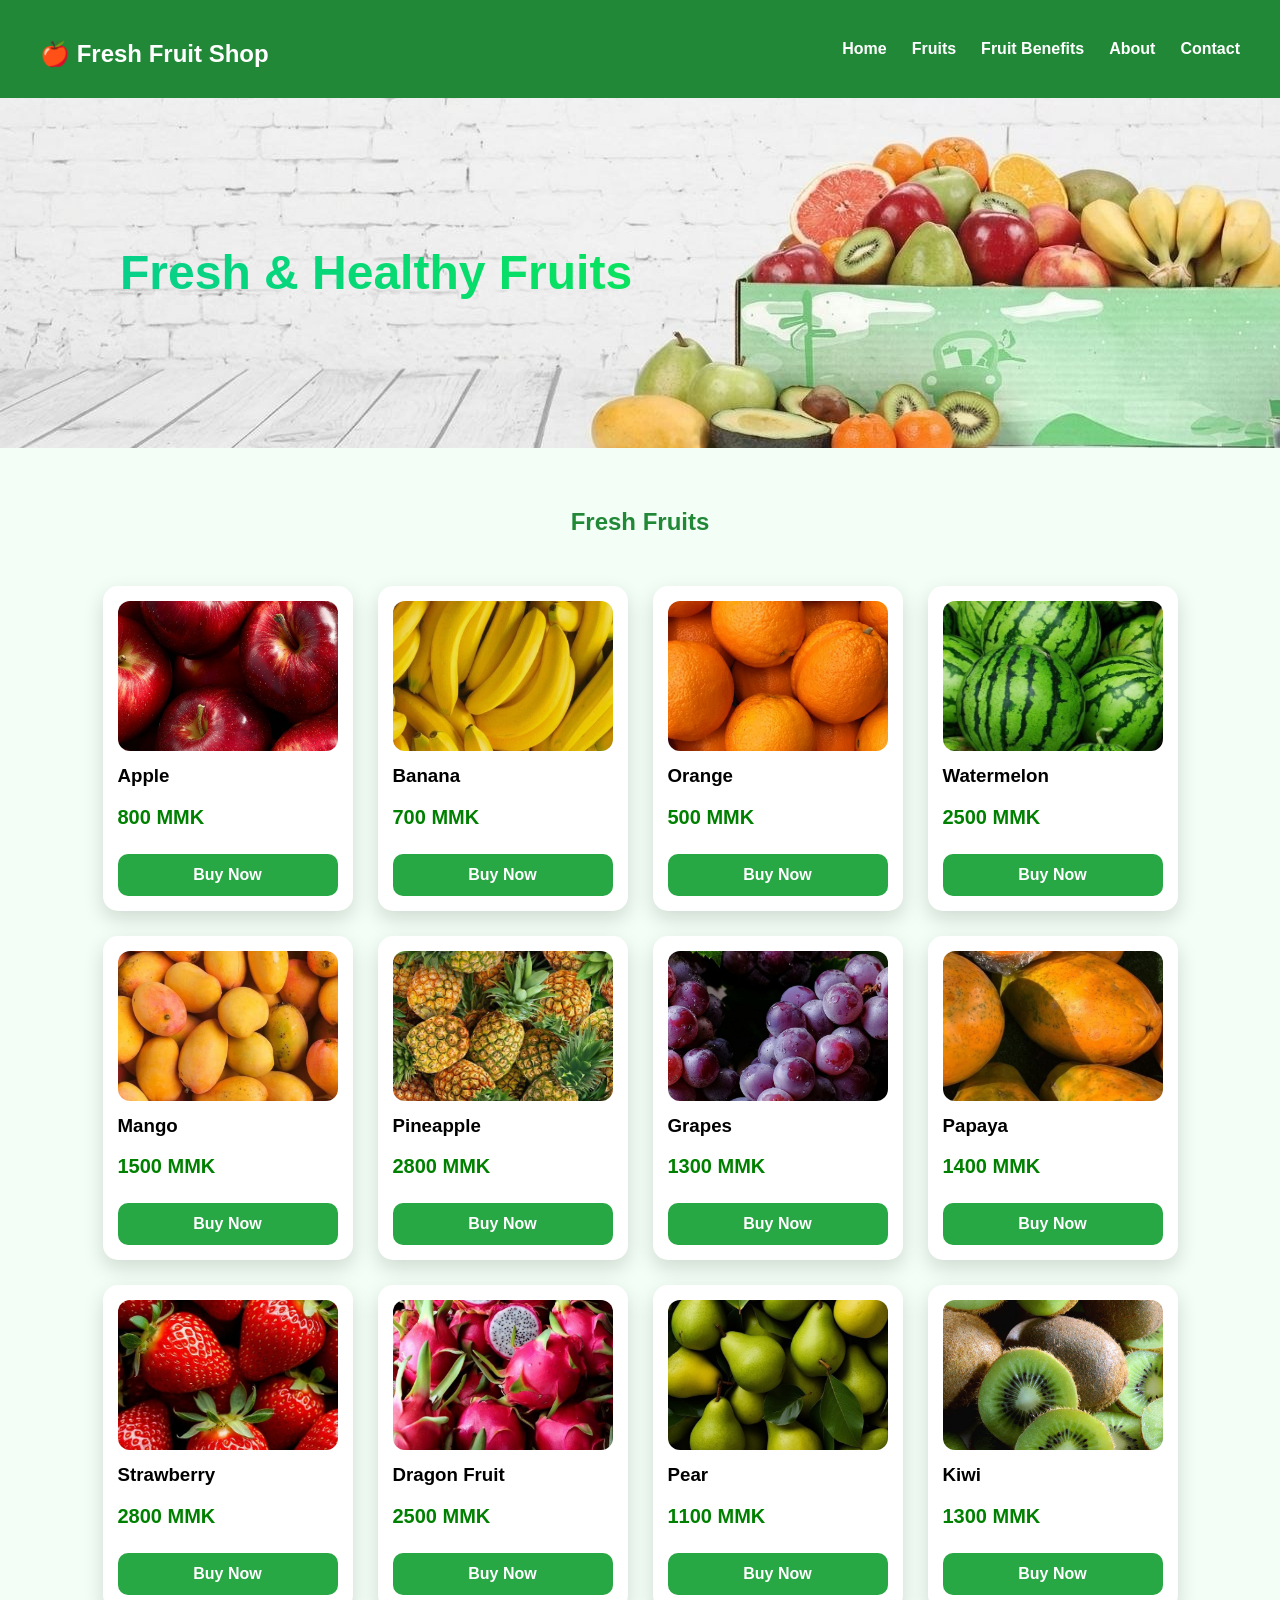
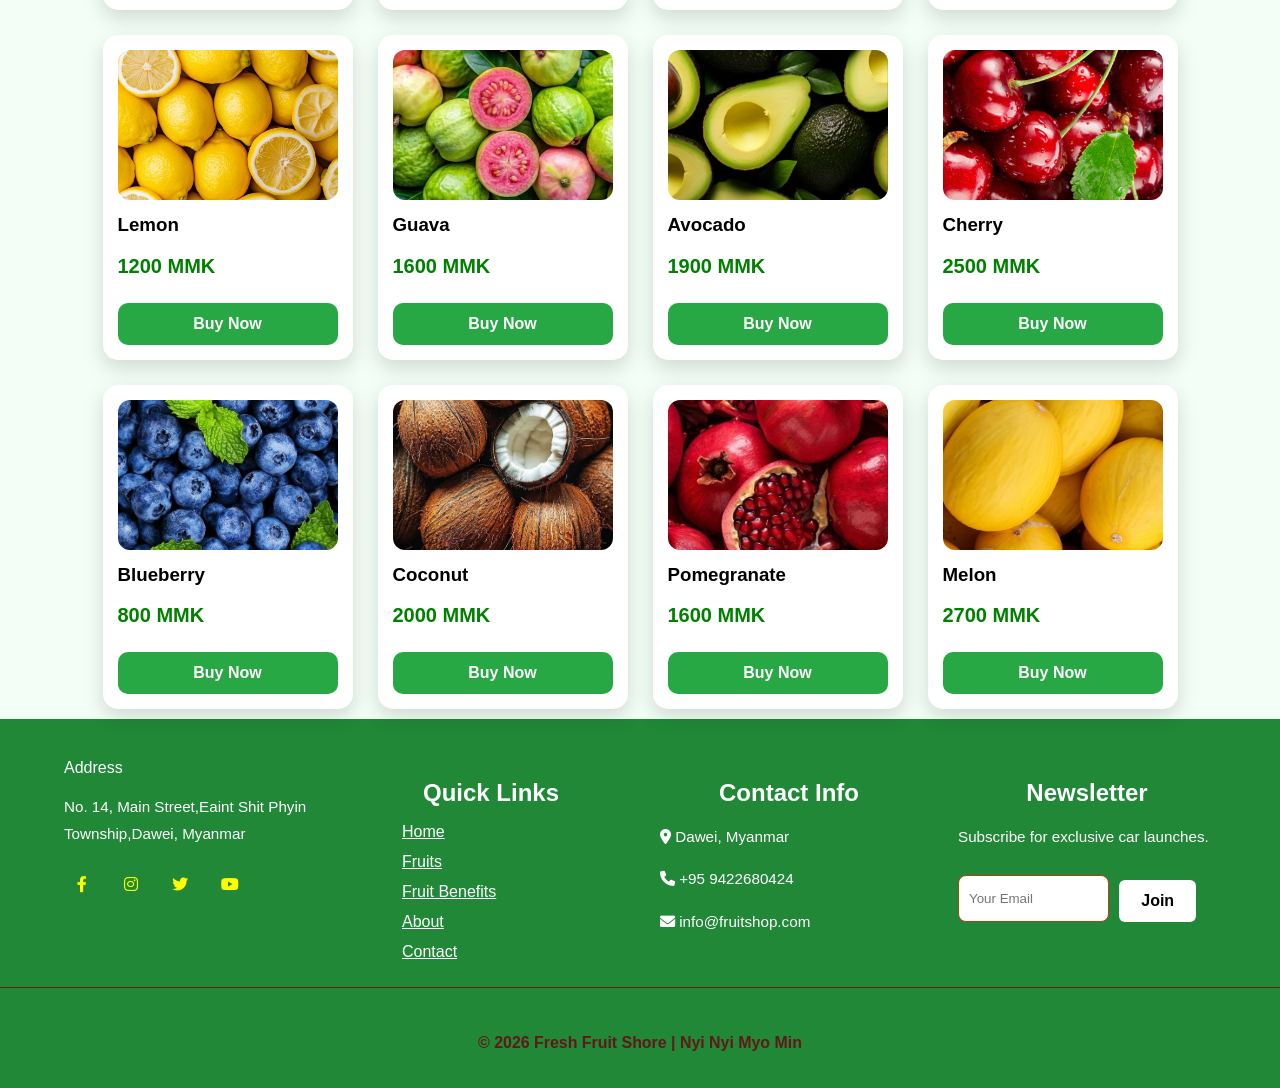
<file: fruit.html>
<!DOCTYPE html>
<html lang="my">
<head>
  <meta charset="UTF-8">
  <meta name="description" content="Discover the freshest organic fruits at Fresh Fruit Shop. Explore our wide selection of seasonal fruits and learn about their amazing health benefits.">
<meta name="keywords" content="Fresh Fruit Shop, Buy Fresh Fruits, Organic Fruits, Fruit Health Benefits, Healthy Fruits, Fresh Fruits Myanmar">
  <meta name="viewport" content="width=device-width, initial-scale=1.0">
  <title>Fresh Fruits Shop</title>
  <link href="https://fonts.googleapis.com/css2?family=Roboto:wght@400;700&display=swap" rel="stylesheet">
  <link rel="stylesheet" href="style.css">
</head>
<body>
<header>

    <nav>

      <h2>🍎 Fresh Fruit Shop</h2>

      <ul>
        <li><a href="index.html">Home</a></li>
        <li><a href="fruit.html">Fruits</a></li>
        <li><a href="fruit benefit.html">Fruit Benefits</a></li>
        <li><a href="about.html">About</a></li>
        <li><a href="contact.html">Contact</a></li>
      </ul>

    </nav>

    <div class="hero" id="home">
      <h1>Fresh & Healthy Fruits</h1>
    </div>

  </header>
  <!-- --------------------------------profile end----------------------------------- -->


<div class="container" id="fruits">

    <h2>Fresh Fruits</h2>

    <div class="products">

      <div class="card">
        <img src="apple.jpg">
        <h3>Apple</h3>
        <p class="price">800 MMK</p>
        <button onclick="buy('Apple',800)">Buy Now</button>
      </div>

      <div class="card">
        <img src="banana.jpg">
        <h3>Banana</h3>
        <p class="price">700 MMK</p>
        <button onclick="buy('Banana',700)">Buy Now</button>
      </div>

      <div class="card">
        <img src="oranges wallpaper for iphone.jpg">
        <h3>Orange</h3>
        <p class="price">500 MMK</p>
        <button onclick="buy('Orange',500)">Buy Now</button>
      </div>

      <div class="card">
        <img src="melon.jpg">
        <h3>Watermelon</h3>
        <p class="price">2500 MMK</p>
        <button onclick="buy('Watermelon',2500)">Buy Now</button>
      </div>

      <div class="card">
        <img src="mango.jpg">
        <h3>Mango</h3>
        <p class="price">1500 MMK</p>
        <button onclick="buy('Mango',1500)">Buy Now</button>
      </div>

      <div class="card">
        <img src="pineapple.jpg">
        <h3>Pineapple</h3>
        <p class="price">2800 MMK</p>
        <button onclick="buy('Pineapple',2800)">Buy Now</button>
      </div>

      <div class="card">
        <img src="grapes.jpg">
        <h3>Grapes</h3>
        <p class="price">1300 MMK</p>
        <button onclick="buy('Grapes',1300)">Buy Now</button>
      </div>

      <div class="card">
        <img src="papaya.jpg">
        <h3>Papaya</h3>
        <p class="price">1400 MMK</p>
        <button onclick="buy('Papaya',1400)">Buy Now</button>
      </div>

      <div class="card">
        <img src="stawburry.jpg">
        <h3>Strawberry</h3>
        <p class="price">2800 MMK</p>
        <button onclick="buy('Strawberry',2800)">Buy Now</button>
      </div>

      <div class="card">
        <img src="dragon fruit.jpg">
        <h3>Dragon Fruit</h3>
        <p class="price">2500 MMK</p>
        <button onclick="buy('Dragon Fruit',2500)">Buy Now</button>
      </div>

      <div class="card">
        <img src="pear.jpg">
        <h3>Pear</h3>
        <p class="price">1100 MMK</p>
        <button onclick="buy('Pear',1100)">Buy Now</button>
      </div>

      <div class="card">
        <img src="Kiwi.jpg">
        <h3>Kiwi</h3>
        <p class="price">1300 MMK</p>
        <button onclick="buy('Kiwi',1300)">Buy Now</button>
      </div>

      <div class="card">
        <img src="lemon.jpg">
        <h3>Lemon</h3>
        <p class="price">1200 MMK</p>
        <button onclick="buy('Lemon',1200)">Buy Now</button>
      </div>

      <div class="card">
        <img src="guava.jpg">
        <h3>Guava</h3>
        <p class="price">1600 MMK</p>
        <button onclick="buy('Guava',1600)">Buy Now</button>
      </div>

      <div class="card">
        <img src="Обои с авокадо 🥑 avocado.jpg">
        <h3>Avocado</h3>
        <p class="price">1900 MMK</p>
        <button onclick="buy('Avocado',1900)">Buy Now</button>
      </div>

      <div class="card">
        <img src="cherry.jpg">
        <h3>Cherry</h3>
        <p class="price">2500 MMK</p>
        <button onclick="buy('Cherry',2500)">Buy Now</button>
      </div>

      <div class="card">
        <img src="Blueberry, fruits.jpg">
        <h3>Blueberry</h3>
        <p class="price">800 MMK</p>
        <button onclick="buy('Blueberry',800)">Buy Now</button>
      </div>

      <div class="card">
        <img src="coconut.jpg">
        <h3>Coconut</h3>
        <p class="price">2000 MMK</p>
        <button onclick="buy('Coconut',2000)">Buy Now</button>
      </div>

      <div class="card">
        <img src="ponegranate.jpg">
        <h3>Pomegranate</h3>
        <p class="price">1600 MMK</p>
        <button onclick="buy('Pomegranate',1600)">Buy Now</button>
      </div>

      <div class="card">
        <img src="Wallpaper melões.jpg">
        <h3>Melon</h3>
        <p class="price">2700 MMK</p>
        <button onclick="buy('Melon',2700)">Buy Now</button>
      </div>

    </div>
  </div>

  <script>
function buy(name, price) {
  localStorage.setItem("productName", name);
  localStorage.setItem("productPrice", price);
  window.location.href = "buynow.html";
}
</script>
  
<!-- -------------------------------------footer start-------------------------------------- -->
   <footer class="main-footer" id="contact">
    <div class="footer-container">
      <div class="footer-col">
        <div class="logo">Address</div>
        <p>No. 14, Main Street,Eaint Shit Phyin Township,Dawei, Myanmar</p>
        <div class="social-icons">
          <a href="https://www.facebook.com/share/1HEhYyothj/"><i class="fab fa-facebook-f"></i></a>
          <a href="https://www.instagram.com/"><i class="fab fa-instagram"></i></a>
          <a href="https://x.com/"><i class="fab fa-twitter"></i></a>
          <a href="https://youtube.com/@kira-j7q3z?si=DPUg2ra8kngMI04Y"><i class="fab fa-youtube"></i></a>
        </div>
      </div>

      <div class="footer-col">
        <h2>Quick Links</h2>
        <ul>
          <li><a href="index.html">Home</a></li>
        <li><a href="fruit.html">Fruits</a></li>
        <li><a href="fruit benefit.html">Fruit Benefits</a></li>
        <li><a href="about.html">About</a></li>
        <li><a href="contact.html">Contact</a></li>
        </ul>
      </div>

      <div class="footer-col">
        <h2>Contact Info</h2>
        <p><i class="fas fa-map-marker-alt"></i> Dawei, Myanmar</p>
        <p><i class="fas fa-phone"></i> +95 9422680424</p>
        <p><i class="fas fa-envelope"></i> info@fruitshop.com</p>
      </div>

      <div class="footer-col">
        <h2>Newsletter</h2>
        <p>Subscribe for exclusive car launches.</p>
       <form class="footer-form" action="#confirm-box1">
          <input type="email" placeholder="Your Email" required>
          <button type="submit" class="order-btn1">Join</button>
        </form>
      </div>
    </div>
    <div class="footer-bottom">
     <p> <h3>&copy; 2026 Fresh Fruit Shore | Nyi Nyi Myo Min</h3> </p>
    </div>
  </footer>

  <div id="confirm-box1" class="modal-overlay1">
    <div class="modal-content1">
         <h2>Joined Successfully!</h2>
      <p>Thanks for subscribing our page.</p>
        <a href="#" class="close-btn1">OK</a>
    </div>
</div>

  <link rel="stylesheet" href="https://cdnjs.cloudflare.com/ajax/libs/font-awesome/6.0.0/css/all.min.css">
  

    


</body>
</html>
</file>
<file: style.css>
/* =====================================header======================================== */
 html {
      scroll-behavior: smooth;
    }

    body {
      font-family: Arial;
      margin: 0;
      background: #f3fff6;
    }

    /* HEADER */

    header {
          background:  #218838;
      color: white;
    }

    /* NAVBAR */

    nav {
      display: flex;
      justify-content: space-between;
      align-items: center;
      padding: 20px 40px;
    }

    nav ul {
      display: flex;
      gap: 25px;
      list-style: none;
    }

    nav ul li a {
      text-decoration: none;
      color: white;
      font-weight: bold;
    }

    /* HERO */

    .hero {
      background-image: url("main.jpg");
      background-size: cover;
      background-position: center;
      height: 350px;
      display: flex;
      flex-direction: column;
     justify-content: center;
     
    }

    .hero h1 {
      font-size: 42px;
      background: rgba(0, 0, 0, 0.4);
      padding: 10px 20px;
      border-radius: 10px;
       text-align: left;
       margin-left: 100px;
    }
    
    
    /* ================================footer start============================== */
 
    .main-footer {
      background:  #218838;
      color: #fff;
      padding: 40px 0 20px;
      border-top: 50px solid var(--gold);
      margin-top: 10px;
      
    }

    .footer-container {
      max-width: 1200px;
      margin: 0 auto;
      display: grid;
      grid-template-columns: repeat(auto-fit, minmax(200px, 1fr));
      gap: 40px;
      padding: 0 5%;
    }

    .footer-col h4 {
      color: var(--gold);
      font-size: 1.2rem;
      margin-bottom: 25px;
      position: relative;
      text-transform: uppercase;
      letter-spacing: 1px;
      color: white;
    }

 
    .footer-col h4::after {
      content: '';
      position: absolute;
      left: 0;
      bottom: -8px;
      width: 40px;
      height: 2px;
      background-color: var(--gold);
      color: white;
    }

    .footer-col p {
      color: #ffffff;
      font-size: 0.95rem;
      line-height: 1.8;
    }

    .footer-col ul {
      list-style: none;
    }

    .footer-col ul li {
      margin-bottom: 12px;
    }

    .footer-col ul li a {
      color: #ffffff;
      transition: 0.3s;
    }

    .footer-col ul li a:hover {
      color: var(--gold);
      padding-left: 8px;
    }


    .social-icons {
      margin-top: 20px;
    }

    .social-icons a {
      display: inline-block;
      width: 35px;
      height: 35px;
      background: #218838;
      color:yellow;
      text-align: center;
      line-height: 35px;
      border-radius: 50%;
      margin-right: 10px;
      transition: 0.4s;
    }

    .social-icons a:hover {
 
      color: #d2b48c;
      transform: translateY(-5px);
    }

  
    .footer-form {
      display: flex;
      margin-top: 15px;
    }

    .footer-form input {
      padding: 10px;
      border: 1px solid #b24013;
      width: 50%;
      color: black;
    }

    .footer-form button {
      width: 30%;
      height: 40%;
      background:white;
      border: none;
      color: #000;
      font-weight: bold;
      cursor: pointer;
      margin-left: 10px;
    }

    .footer-bottom {
      text-align: center;
      padding-top: 30px;
      margin-top: 10px;
      border-top: 1px solid #731313;
      font-size: 0.85rem;
      color: #611818;
    }

    

.order-btn1 {
    width: 100%;
    padding: 12px;
    background-color: #007bff;
    color: white;
    border: none;
    border-radius: 6px;
    cursor: pointer;
    font-size: 16px;
    font-weight: bold;
}


.modal-overlay1 {
    position: fixed;
    top: 0; left: 0;
    width: 100%; height: 100%;
    background: rgba(0, 0, 0, 0.5);
    display: none; 
    justify-content: center;
    align-items: center;
}

.modal-overlay1:target {
    display: flex;
}

.modal-content1 {
    background: white;
    padding: 25px;
    border-radius: 8px;
    text-align: center;
    max-width: 90%;
    box-shadow: 0 5px 15px rgba(0,0,0,0.3);
    animation: fadeIn 0.3s;
}

.close-btn1 {
    display: inline-block;
    margin-top: 15px;
    padding: 8px 25px;
    background: #28a745;
    color: white;
    text-decoration: none;
    border-radius: 5px;
}

@keyframes fadeIn {
    from { opacity: 0; transform: translateY(-20px); }
    to { opacity: 1; transform: translateY(0); }
}


/* ===================== Responsive Design ===================== */
@media (max-width: 992px) {
  nav {
    flex-direction: column;
    align-items: flex-start;
    padding: 15px 20px;
  }

  nav ul {
    flex-direction: column;
    gap: 15px;
    margin-top: 10px;
  }

  .hero {
    height: 250px;
    text-align: center;
    justify-content: center;
  }

  .hero h1 {
    font-size: 32px;
    margin-left: 0;
    text-align: center;
  }

  .footer-container {
    grid-template-columns: repeat(auto-fit, minmax(150px, 1fr));
    gap: 20px;
  }

  .footer-form {
    flex-direction: column;
  }

  .footer-form input,
  .footer-form button {
    width: 100%;
    margin: 5px 0;
  }
}

@media (max-width: 576px) {
  nav {
    padding: 10px 15px;
  }

  nav ul {
    gap: 10px;
  }

  nav ul li a {
    font-size: 0.9rem;
  }

  .hero {
    height: 200px;
    padding: 0 10px;
  }

  .hero h1 {
    font-size: 24px;
    padding: 8px 12px;
  }

  .footer-container {
    grid-template-columns: 1fr;
    text-align: center;
  }

  .footer-col h4 {
    font-size: 1rem;
  }

  .footer-col p {
    font-size: 0.85rem;
  }

  .social-icons a {
    width: 30px;
    height: 30px;
    line-height: 30px;
    margin-right: 5px;
  }

  .order-btn1 {
    font-size: 14px;
    padding: 10px;
  }

  .modal-content1 {
    max-width: 95%;
    padding: 15px;
  }

  .close-btn1 {
    padding: 6px 20px;
    font-size: 14px;
  }
}


    /* ===============================fruit====================== */

    .container h2{
      padding: 40px;
      text-align: center;
      color: #218838;
    }
   
    .products {
      display: flex;
      flex-wrap: wrap;
      gap: 25px;
      justify-content: center;
    }

    .card {
      background: white;
      width: 200px;
      padding: 15px;
      border-radius: 10px;
      box-shadow: 0 5px 15px rgba(0, 0, 0, 0.1);
    }

    .card img {
      width: 100%;
      height: 140px;
      object-fit: cover;
      border-radius: 8px;
    }

    .price {
      color: #27ae60;
      font-weight: bold;
    }

    button {
      background: #27ae60;
      color: white;
      border: none;
      padding: 8px 12px;
      border-radius: 6px;
      cursor: pointer;
    }


    #order {
      background: white;
      padding: 30px;
      margin: 40px;
      border-radius: 10px;
      box-shadow: 0 5px 15px rgba(0, 0, 0, 0.1);
      display: none;
      text-align: center;
    }


    .hero h1 {
      font-size: 48px;
      background: linear-gradient(90deg, #07cf8c, #09fa25);
      -webkit-background-clip: text;
      -webkit-text-fill-color: transparent;
      padding: 10px 20px;
      border-radius: 10px;
      animation: fadeIn 1.5s ease-in-out;
    }


    .card {
      background: white;
      width: 220px;
      padding: 15px;
      border-radius: 15px;
      box-shadow: 0 8px 20px rgba(0, 0, 0, 0.15);
      transition: transform 0.3s ease, box-shadow 0.3s ease;
      position: relative;
    }

    .card:hover {
      transform: translateY(-10px);
      box-shadow: 0 15px 25px rgba(0, 0, 0, 0.3);
    }

    .card img {
      width: 100%;
      height: 150px;
      object-fit: cover;
      border-radius: 12px;
      transition: transform 0.3s ease;
    }

    .card:hover img {
      transform: scale(1.05);
    }

    /* BADGE */
    .card h3 {
      margin-top: 10px;
      position: relative;
    }

    .card h3::after {
      position: absolute;
      right: -25px;
      top: 0;
      font-size: 20px;
      animation: bounce 1s infinite alternate;
    }

    .price {
      color: #27ae60;
      font-weight: bold;
      font-size: 16px;
      margin: 10px 0;
    }


    button {
      background: linear-gradient(90deg, #27ae60, #2ecc71);
      color: white;
      border: none;
      padding: 10px 15px;
      border-radius: 8px;
      cursor: pointer;
      font-weight: bold;
      transition: transform 0.2s ease, box-shadow 0.2s ease;
    }

    button:hover {
      transform: scale(1.1);
      box-shadow: 0 5px 15px rgba(39, 174, 96, 0.6);
    }

    /* ===================== Responsive Products ===================== */

@media (max-width: 992px) {
  .products {
    justify-content: center;
    gap: 20px;
  }

  .card {
    width: 180px;
    padding: 12px;
  }

  .card img {
    height: 130px;
  }

  .price {
    font-size: 14px;
  }

  button {
    padding: 8px 12px;
    font-size: 14px;
  }

  #order {
    margin: 20px;
    padding: 20px;
  }
}

@media (max-width: 576px) {
  .container h2 {
    padding: 20px;
    font-size: 1.2rem;
  }

  .products {
    flex-direction: column;
    align-items: center;
    gap: 15px;
  }

  .card {
    width: 90%;
    max-width: 300px;
    padding: 10px;
  }

  .card img {
    height: 120px;
  }

  .card h3 {
    font-size: 1rem;
  }

  .price {
    font-size: 14px;
  }

  button {
    width: 100%;
    padding: 10px;
    font-size: 14px;
  }

  #order {
    margin: 10px;
    padding: 15px;
  }
}

   /* ==========================buy now============================= */
   

.containe {
  background: white;
  width: 600px;
  height: 650px;
  padding: 20px;
  border-radius: 15px;
  box-shadow: 0 10px 25px rgba(0,0,0,0.1);
  margin: 40px 0 40px 420px;
}

h2 {
  text-align: center;
  margin-bottom: 10px;
}

.product {
  text-align: center;
  margin-bottom: 15px;
}

.product h3 {
  margin: 5px 0;
}

.price {
  color: green;
  font-size: 20px;
}

input, select {
  width: 100%;
  padding: 10px;
  margin-top: 10px;
  border-radius: 8px;
  border: 1px solid #ccc;
}

label {
  font-size: 14px;
  margin-top: 10px;
  display: block;
}

.total {
  margin-top: 10px;
  font-weight: bold;
  font-size: 18px;
}

button {
  width: 100%;
  padding: 12px;
  margin-top: 15px;
  background: #28a745;
  color: white;
  border: none;
  border-radius: 10px;
  font-size: 16px;
}

button:hover {
  background: #218838;
}

/* ===================== Responsive Form Container ===================== */

/* Tablets */
@media (max-width: 992px) {
  .containe {
    width: 80%;
    height: auto;
    margin: 30px auto;   /* center horizontally */
    padding: 20px;
  }

  h2 {
    font-size: 1.5rem;
  }

  .price {
    font-size: 18px;
  }

  button {
    font-size: 15px;
    padding: 10px;
  }
}

/* Small phones */
@media (max-width: 576px) {
  .containe {
    width: 95%;
    height: auto;
    margin: 20px auto;
    padding: 15px;
    border-radius: 10px;
  }

  h2 {
    font-size: 1.2rem;
  }

  .product h3 {
    font-size: 1rem;
  }

  .price {
    font-size: 16px;
  }

  input, select {
    padding: 8px;
    font-size: 14px;
  }

  label {
    font-size: 12px;
  }

  .total {
    font-size: 16px;
  }

  button {
    font-size: 14px;
    padding: 10px;
  }
}


/* ===================================home page start========================= */
.services {
      padding: 40px 20px;
      text-align: center;
    }

    .services h2 {
      font-size: 2rem;
      margin-bottom: 40px;
      color:  #218838;
    }

    .service-cards {
      display: flex;
      flex-wrap: wrap;
      justify-content: center;
      gap: 20px;
    }

    .service-card {
          background-color: #fff;
      padding: 30px;
      border-radius: 15px;
      width: 250px;
      box-shadow: 0 4px 15px rgba(0,0,0,0.1);
      transition: transform 0.3s, box-shadow 0.3s;
    }

    .service-card:hover {
      transform: translateY(-5px);
      box-shadow: 0 8px 25px rgba(0,0,0,0.2);
    }

    .service-card h3 {
      margin-bottom: 15px;
      color:  #218838;
    }

    .service-card p {
      font-size: 0.95rem;
    }

    .why-choose {
      
      padding: 60px 20px;
      text-align: center;
    }

    .why-choose h2 {
      font-size: 2rem;
      margin-bottom: 40px;
      color: #218838;
     
    }

    .features {
      display: flex;
      flex-wrap: wrap;
      justify-content: center;
      gap: 20px;
    }

    .feature {
      background-color: #fff;
      border-radius: 15px;
      padding: 25px;
      width: 250px;
      box-shadow: 0 4px 12px rgba(0,0,0,0.1);
      transition: transform 0.3s;
    }

    .feature:hover {
      transform: translateY(-5px);
    }

    .feature h3 {
      margin-bottom: 15px;
      color:  #218838;
    }

    .feature p {
      font-size: 0.95rem;
    }

    /* ===================== Responsive Services & Features ===================== */

@media (max-width: 992px) {
  .services, .why-choose {
    padding: 30px 15px;
  }

  .services h2, .why-choose h2 {
    font-size: 1.6rem;
    margin-bottom: 30px;
  }

  .service-card, .feature {
    width: 200px;
    padding: 20px;
  }

  .service-card p, .feature p {
    font-size: 0.9rem;
  }
}


@media (max-width: 576px) {
  .services, .why-choose {
    padding: 20px 10px;
  }

  .services h2, .why-choose h2 {
    font-size: 1.3rem;
    margin-bottom: 20px;
  }

  .service-cards, .features {
    flex-direction: column;
    align-items: center;
    gap: 15px;
  }

  .service-card, .feature {
    width: 90%;
    max-width: 320px;
    padding: 15px;
  }

  .service-card h3, .feature h3 {
    font-size: 1rem;
  }

  .service-card p, .feature p {
    font-size: 0.85rem;
  }
}


    /* ============================benefit fruit============================ */
  
.CON {
    padding: 30px 15px;
    max-width: 1100px;
    margin: auto;
    display: flex;
    flex-wrap: wrap;
    gap: 20px;
}


.ca {
    background: #ffffff;
    margin-bottom: 20px;
    padding: 20px;
    border-radius: 15px;
    box-shadow: 0 6px 15px rgba(0,0,0,0.08);
    text-align: center;
    transition: 0.3s;
    
    flex: 1 1 calc(50% - 20px); 
    box-sizing: border-box;
}

.ca:hover {
    transform: translateY(-5px);
}

.ca h2 {
    color: #2e7d32;
    margin-bottom: 10px;
}

.Input {
    display: none;
}

.more {
    max-height: 0;
    overflow: hidden;
    transition: max-height 0.4s ease;
    color: #555;
}

.Input:checked ~ .more {
    max-height: 300px;
    margin-top: 10px;
}

.LA {
    display: inline-block;
    margin-top: 12px;
    padding: 8px 18px;
    background: linear-gradient(135deg, #66bb6a, #43a047);
    color: white;
    border-radius: 20px;
    cursor: pointer;
    font-size: 14px;
    transition: 0.3s;
}

.LA::after {
    content: "Read More";
}

.Input:checked + .more + .LA::after {
    content: "Show Less";
}


/* ===================== Responsive CON Section ===================== */


@media (max-width: 992px) {
  .CON {
    padding: 20px 10px;
    gap: 15px;
  }

  .ca {
    flex: 1 1 calc(100% - 20px);
    max-width: 500px;
    margin: auto;
  }

  .ca h2 {
    font-size: 1.3rem;
  }

  .ca p {
    font-size: 0.9rem;
  }
}

@media (max-width: 576px) {
  .CON {
    flex-direction: column;
    padding: 15px 5px;
    gap: 10px;
  }

  .ca {
    flex: 1 1 100%;
    width: 100%;
    padding: 15px;
    border-radius: 10px;
  }

  .ca h2 {
    font-size: 1.1rem;
  }

  .ca p {
    font-size: 0.85rem;
  }

  .LA {
    font-size: 12px;
    padding: 6px 14px;
  }
}

/* ===============================about start=================================== */

  main {
  max-width: 1000px;
  margin: 40px auto;
  padding: 0 20px;
}



sec {
  margin-bottom: 50px;
}

sec h2 {
  color: #218838;
  margin-bottom: 15px;
  border-bottom: 3px solid #218838;
  display: inline-block;
  padding-bottom: 5px;
  font-size: 1.8rem;
}

sec p {
  margin-top: 15px;
  text-align: justify;
  font-size: 1rem;
  line-height: 1.6;
}

/* ===================== Responsive ===================== */


@media (max-width: 992px) {
  main {
    max-width: 90%;
    margin: 20px auto;
    padding: 0 15px;
  }

  sec h2 {
    font-size: 1.5rem;
  }

  sec p {
    font-size: 0.95rem;
  }
}


@media (max-width: 576px) {
  main {
    max-width: 100%;
    margin: 10px auto;
    padding: 0 10px;
  }

  sec h2 {
    font-size: 1.2rem;
    text-align: center;
    display: block;
    border-bottom: none; 
  }

  sec p {
    font-size: 0.9rem;
    text-align: left; 
  }
}


/* =======================================Contact start======================================= */
.contact {
    max-width: 700px;
    margin: 50px auto;
    padding: 30px;
    background-color: #fff;
    border-radius: 12px;
    box-shadow: 0 4px 15px rgba(0,0,0,0.1);
    font-family: 'Segoe UI', Tahoma, Geneva, Verdana, sans-serif;
    color: #333;
}

.contact h2 {
    text-align: center;
    color: #218838;
    margin-bottom: 15px;
    font-size: 2em;
}
.contact h3 {
    margin-top: 30px;
    color:  #218838;
}

.contact p {
    text-align: center;
    margin-bottom: 25px;
    font-size: 1.1em;
}

.contact-info {
    list-style: none;
    padding: 0;
    margin-bottom: 30px;
}
.contact-info li {
    margin-bottom: 10px;
    font-size: 1em;
}

.contact-form {
    display: flex;
    flex-direction: column;
}
.contact-form label {
    margin-bottom: 5px;
    font-weight: bold;
}
.contact-form input,
.contact-form textarea {
    padding: 10px;
    margin-bottom: 15px;
    border-radius: 6px;
    border: 1px solid #ccc;
    font-size: 1em;
    transition: border-color 0.3s;
}
.contact-form input:focus,
.contact-form textarea:focus {
    border-color: #218838;
    outline: none;
}
.contact-form button {
    background: linear-gradient(90deg, #27ae60, #2ecc71);
    color: white;
    padding: 12px;
    border: none;
    border-radius: 6px;
    cursor: pointer;
    font-size: 1.1em;
    transition: background-color 0.3s;
}
.contact-form button:hover {
    background: #218838;
}



.order-btn {
    width: 100%;
    padding: 12px;
    background-color: #007bff;
    color: white;
    border: none;
    border-radius: 6px;
    cursor: pointer;
    font-size: 16px;
    font-weight: bold;
}


.modal-overlay {
    position: fixed;
    top: 0; left: 0;
    width: 100%; height: 100%;
    background: rgba(0, 0, 0, 0.5);
    display: none; 
    justify-content: center;
    align-items: center;
}

.modal-overlay:target {
    display: flex;
}

.modal-content {
    background: white;
    padding: 25px;
    border-radius: 8px;
    text-align: center;
    max-width: 90%;
    box-shadow: 0 5px 15px rgba(0,0,0,0.3);
    animation: fadeIn 0.3s;
}

.close-btn {
    display: inline-block;
    margin-top: 15px;
    padding: 8px 25px;
    background: #28a745;
    color: white;
    text-decoration: none;
    border-radius: 5px;
}

@keyframes fadeIn {
    from { opacity: 0; transform: translateY(-20px); }
    to { opacity: 1; transform: translateY(0); }
}

/* ===================== Responsive Contact Section ===================== */

@media (max-width: 992px) {
  .contact {
    max-width: 90%;
    margin: 30px auto;
    padding: 20px;
  }

  .contact h2 {
    font-size: 1.6em;
  }

  .contact h3 {
    font-size: 1.2em;
  }

  .contact p {
    font-size: 1em;
  }

  .contact-form input,
  .contact-form textarea {
    font-size: 0.95em;
    padding: 8px;
  }

  .contact-form button {
    font-size: 1em;
    padding: 10px;
  }
}

@media (max-width: 576px) {
  .contact {
    max-width: 100%;
    margin: 20px auto;
    padding: 15px;
    border-radius: 8px;
  }

  .contact h2 {
    font-size: 1.3em;
    margin-bottom: 10px;
  }

  .contact h3 {
    font-size: 1.1em;
    margin-top: 20px;
  }

  .contact p {
    font-size: 0.9em;
    margin-bottom: 15px;
  }

  .contact-info li {
    font-size: 0.9em;
  }

  .contact-form input,
  .contact-form textarea {
    font-size: 0.9em;
    padding: 8px;
  }

  .contact-form button {
    font-size: 0.95em;
    padding: 10px;
  }

  .modal-content {
    max-width: 95%;
    padding: 15px;
  }

  .close-btn {
    font-size: 0.9em;
    padding: 6px 18px;
  }
}


/* =======================================Contact End======================================= */
</file>
